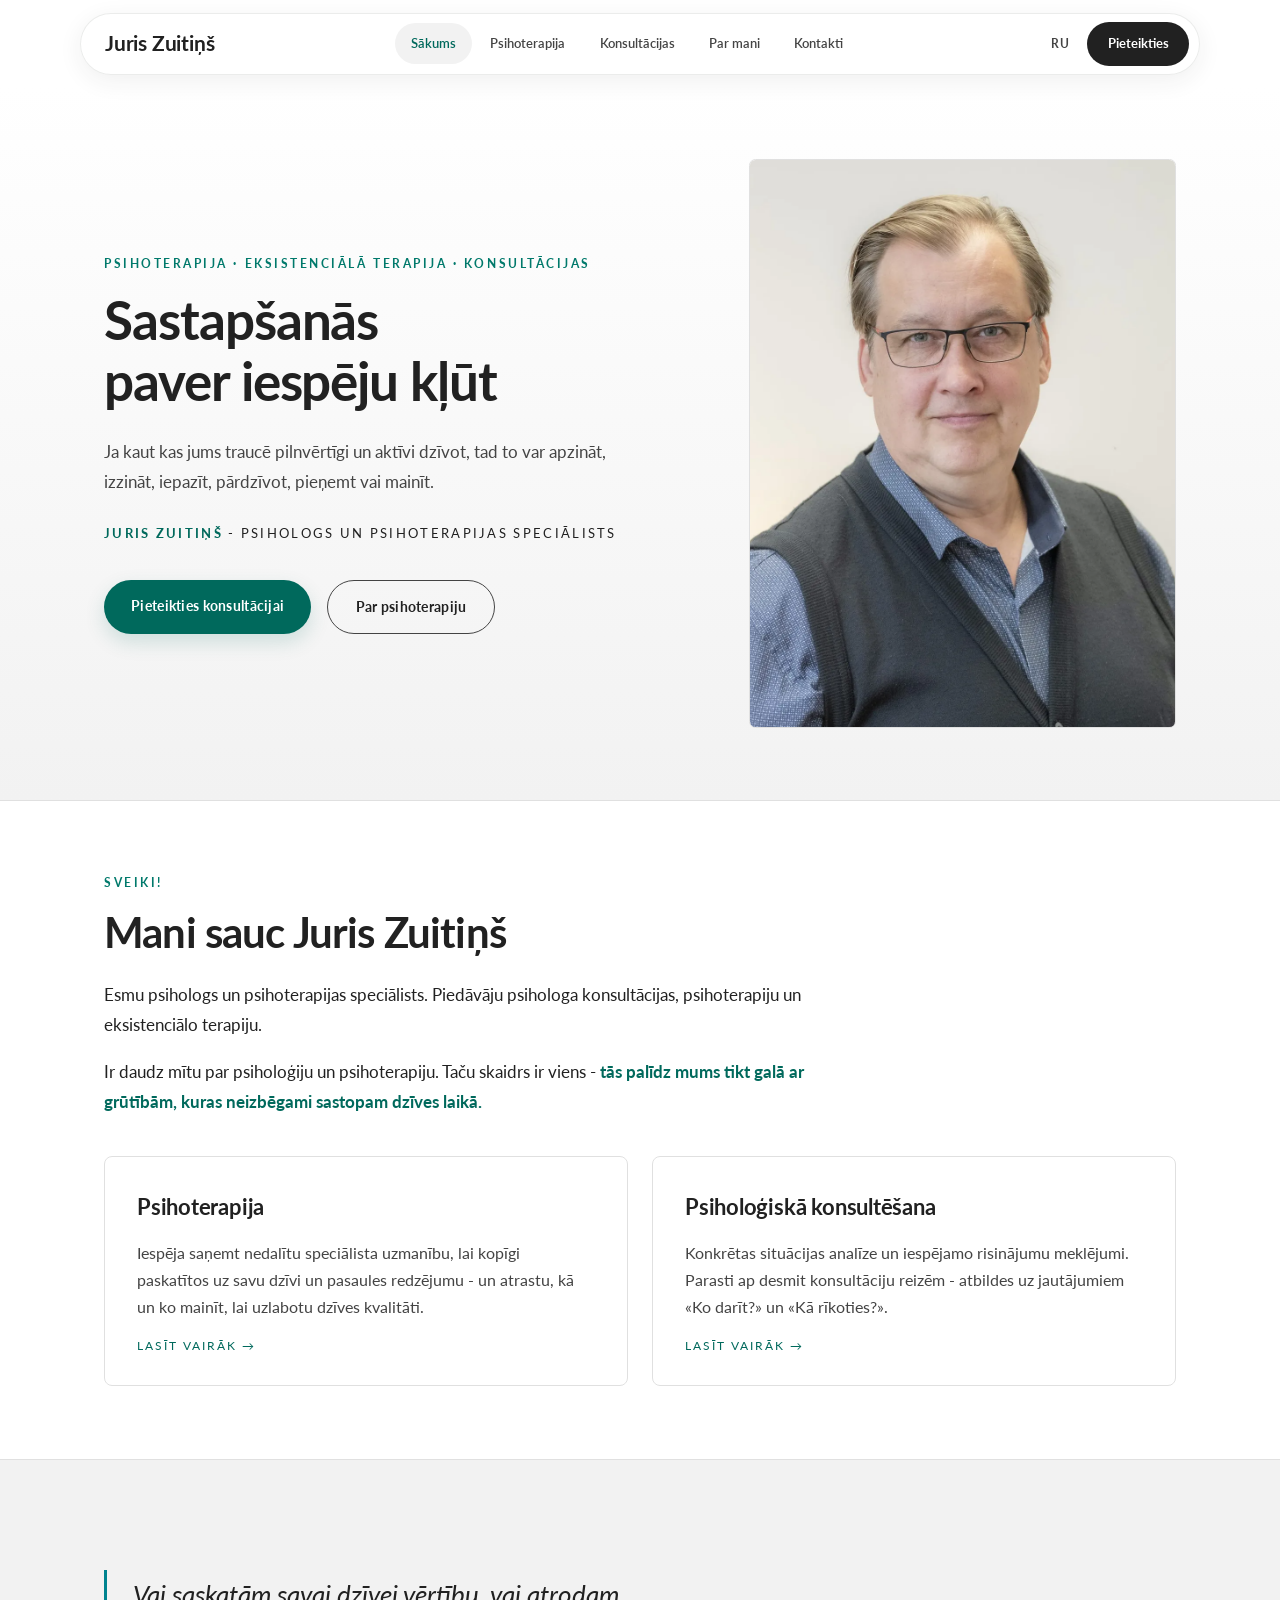
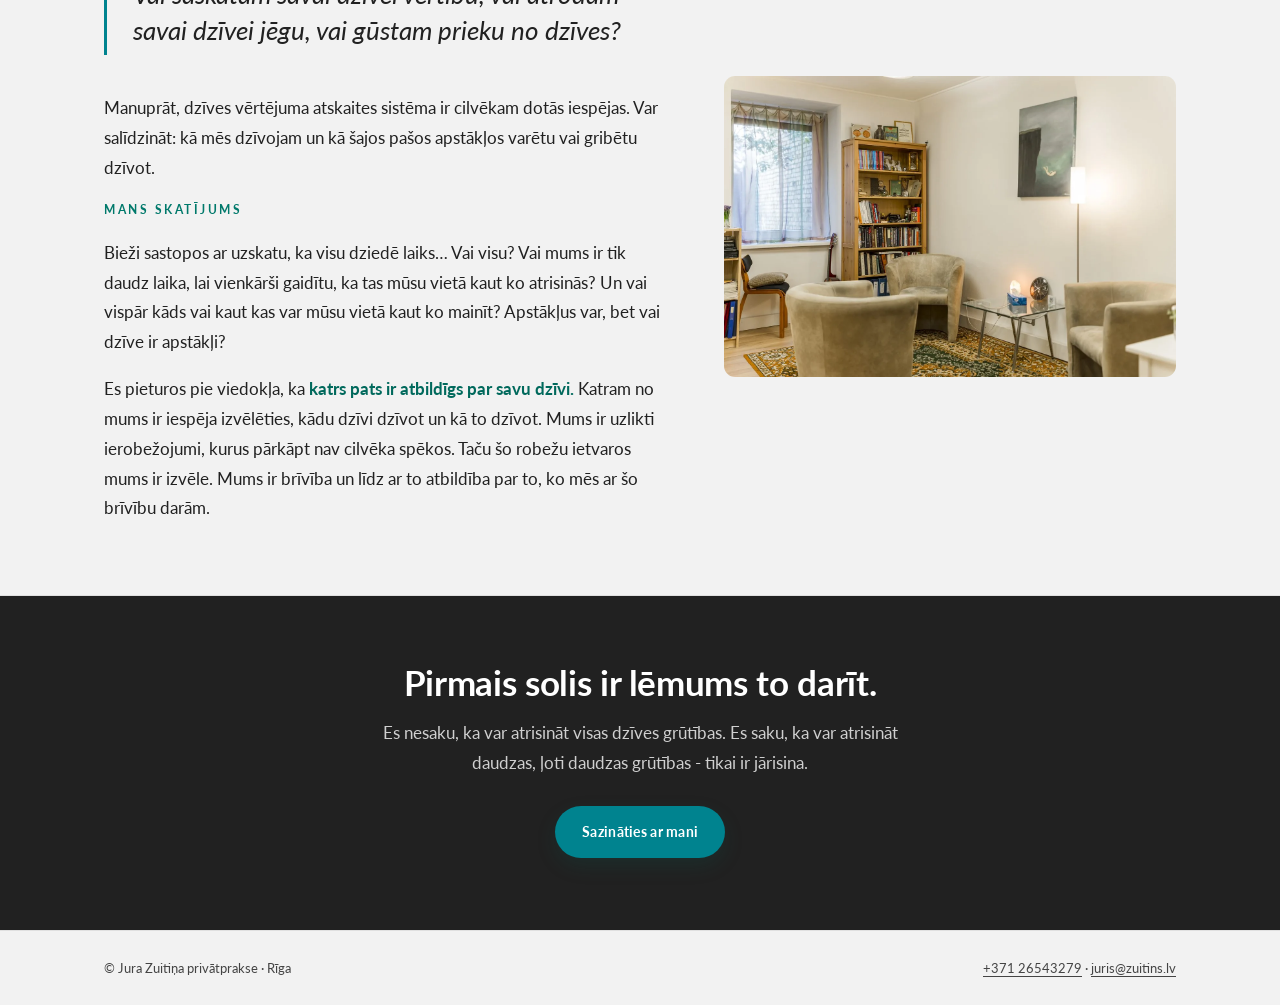
<file: index.html>
<!DOCTYPE html>
<html lang="lv">
<head>
<meta charset="utf-8">
<meta name="google-site-verification" content="XXCaIYlboVbFOR7EADC9bK-HJrAyD-5YtZE_qyeaj84">
<script>document.documentElement.classList.add('js')</script>
<meta name="viewport" content="width=device-width, initial-scale=1">
<meta name="build" content="BUILD_SHA">
<title>Jura Zuitiņa privātprakse - psihoterapija un psihologa konsultācijas Rīgā</title>
<meta name="description" content="Juris Zuitiņš - psihologs un sertificēts psihoterapijas speciālists. Eksistenciālā terapija, psihoterapija un psiholoģiskā konsultēšana Rīgā, privātpraksē kopš 2008. gada.">
<link rel="canonical" href="https://zuitins.lv/">
<meta property="og:type" content="website">
<meta property="og:title" content="Jura Zuitiņa privātprakse - psihoterapija un psihologa konsultācijas Rīgā">
<meta property="og:description" content="Juris Zuitiņš - psihologs un sertificēts psihoterapijas speciālists. Eksistenciālā terapija, psihoterapija un psiholoģiskā konsultēšana Rīgā, privātpraksē kopš 2008. gada.">
<meta property="og:url" content="https://zuitins.lv/">
<meta property="og:image" content="https://zuitins.lv/assets/img/portrets2.jpg">
<meta property="og:locale" content="lv_LV">
<link rel="alternate" hreflang="ru" href="ru/">
<link rel="icon" href="data:image/svg+xml,%3Csvg xmlns='http://www.w3.org/2000/svg' viewBox='0 0 32 32'%3E%3Crect width='32' height='32' rx='6' fill='%2300838f'/%3E%3Ctext x='16' y='23' font-family='Georgia' font-size='20' font-style='italic' fill='%23f4f3ee' text-anchor='middle'%3EZ%3C/text%3E%3C/svg%3E">
<link rel="preconnect" href="https://fonts.googleapis.com">
<link rel="preconnect" href="https://fonts.gstatic.com" crossorigin>
<link href="https://fonts.googleapis.com/css2?family=Lato:ital,wght@0,300;0,400;0,700;1,400&display=swap" rel="stylesheet">
<link rel="stylesheet" href="assets/css/style.css?v=BUILD_SHA">
</head>
<body>

<header class="site-head">
  <div class="navbar">
    <a class="brand" href="./">Juris Zuitiņš</a>
    <nav class="nav" id="nav" aria-label="Galvenā izvēlne">
      <a href="./" aria-current="page">Sākums</a>
      <a href="psihoterapija.html">Psihoterapija</a>
      <a href="konsultacijas.html">Konsultācijas</a>
      <a href="par-mani.html">Par mani</a>
      <a href="kontakti.html">Kontakti</a>
    </nav>
    <div class="nav-actions">
      <a class="lang" href="ru/" lang="ru" hreflang="ru">RU</a>
      <a class="btn-nav" href="kontakti.html">Pieteikties</a>
      <button class="menu-btn" aria-expanded="false" aria-controls="nav" aria-label="Izvēlne"><span></span><span></span></button>
    </div>
  </div>
</header>

<section class="hero">
  <div class="wrap">
    <div>
      <p class="eyebrow">Psihoterapija · Eksistenciālā terapija · Konsultācijas</p>
      <h1 class="hero-q">Sastapšanās paver iespēju kļūt</h1>
      <p class="hero-sub">Ja kaut kas jums traucē pilnvērtīgi un aktīvi dzīvot, tad to var apzināt, izzināt, iepazīt, pārdzīvot, pieņemt vai mainīt.</p>
      <p class="hero-name"><b>Juris Zuitiņš</b> - psihologs un psihoterapijas speciālists</p>
      <div class="hero-cta">
        <a class="btn btn-solid" href="kontakti.html">Pieteikties konsultācijai</a>
        <a class="btn btn-ghost" href="psihoterapija.html">Par psihoterapiju</a>
      </div>
    </div>
    <figure class="hero-figure">
      <picture>
        <source type="image/webp" srcset="assets/img/portrets2.webp">
        <img src="assets/img/portrets2.jpg" alt="Juris Zuitiņš - psihologs un psihoterapijas speciālists" width="1000" height="1292" fetchpriority="high">
      </picture>
    </figure>
  </div>
</section>

<section class="section">
  <div class="wrap reveal">
    <p class="eyebrow">Sveiki!</p>
    <h2 class="section-title">Mani sauc Juris Zuitiņš</h2>
    <div class="prose">
      <p>Esmu psihologs un psihoterapijas speciālists. Piedāvāju psihologa konsultācijas, psihoterapiju un eksistenciālo terapiju.</p>
      <p>Ir daudz mītu par psiholoģiju un psihoterapiju. Taču skaidrs ir viens - <strong>tās palīdz mums tikt galā ar grūtībām, kuras neizbēgami sastopam dzīves laikā.</strong></p>
    </div>
    <div class="cards">
      <a class="card" href="psihoterapija.html">
        <h3>Psihoterapija</h3>
        <p>Iespēja saņemt nedalītu speciālista uzmanību, lai kopīgi paskatītos uz savu dzīvi un pasaules redzējumu - un atrastu, kā un ko mainīt, lai uzlabotu dzīves kvalitāti.</p>
        <span class="more">Lasīt vairāk →</span>
      </a>
      <a class="card" href="konsultacijas.html">
        <h3>Psiholoģiskā konsultēšana</h3>
        <p>Konkrētas situācijas analīze un iespējamo risinājumu meklējumi. Parasti ap desmit konsultāciju reizēm - atbildes uz jautājumiem «Ko darīt?» un «Kā rīkoties?».</p>
        <span class="more">Lasīt vairāk →</span>
      </a>
    </div>
  </div>
</section>

<section class="section tint">
  <div class="wrap two-col two-col--consult reveal">
    <div>
      <div class="pull-q">Vai saskatām savai dzīvei vērtību, vai atrodam savai dzīvei jēgu, vai gūstam prieku no dzīves?</div>
      <div class="prose">
        <p>Manuprāt, dzīves vērtējuma atskaites sistēma ir cilvēkam dotās iespējas. Var salīdzināt: kā mēs dzīvojam un kā šajos pašos apstākļos varētu vai gribētu dzīvot.</p>
        <p class="eyebrow">Mans skatījums</p>
        <p>Bieži sastopos ar uzskatu, ka visu dziedē laiks… Vai visu? Vai mums ir tik daudz laika, lai vienkārši gaidītu, ka tas mūsu vietā kaut ko atrisinās? Un vai vispār kāds vai kaut kas var mūsu vietā kaut ko mainīt? Apstākļus var, bet vai dzīve ir apstākļi?</p>
        <p>Es pieturos pie viedokļa, ka <strong>katrs pats ir atbildīgs par savu dzīvi.</strong> Katram no mums ir iespēja izvēlēties, kādu dzīvi dzīvot un kā to dzīvot. Mums ir uzlikti ierobežojumi, kurus pārkāpt nav cilvēka spēkos. Taču šo robežu ietvaros mums ir izvēle. Mums ir brīvība un līdz ar to atbildība par to, ko mēs ar šo brīvību darām.</p>
      </div>
    </div>
    <figure class="fig">
      <picture>
        <source type="image/webp" srcset="assets/img/kabinets3.webp">
        <img class="zoomable" src="assets/img/kabinets3.jpg" alt="Prakses kabinets - grāmatplaukts un krēsli sarunai" loading="lazy" width="1400" height="933">
      </picture>
    </figure>
  </div>
</section>

<section class="cta-strip">
  <div class="wrap reveal">
    <h2>Pirmais solis ir lēmums to darīt.</h2>
    <p>Es nesaku, ka var atrisināt visas dzīves grūtības. Es saku, ka var atrisināt daudzas, ļoti daudzas grūtības - tikai ir jārisina.</p>
    <a class="btn btn-solid" href="kontakti.html">Sazināties ar mani</a>
  </div>
</section>

<footer class="site-foot">
  <div class="wrap">
    <span>© Jura Zuitiņa privātprakse · Rīga</span>
    <span><a href="tel:+37126543279">+371 26543279</a> · <a href="mailto:juris@zuitins.lv">juris@zuitins.lv</a></span>
  </div>
</footer>

<script src="assets/js/main.js?v=BUILD_SHA"></script>
</body>
</html>
</file>
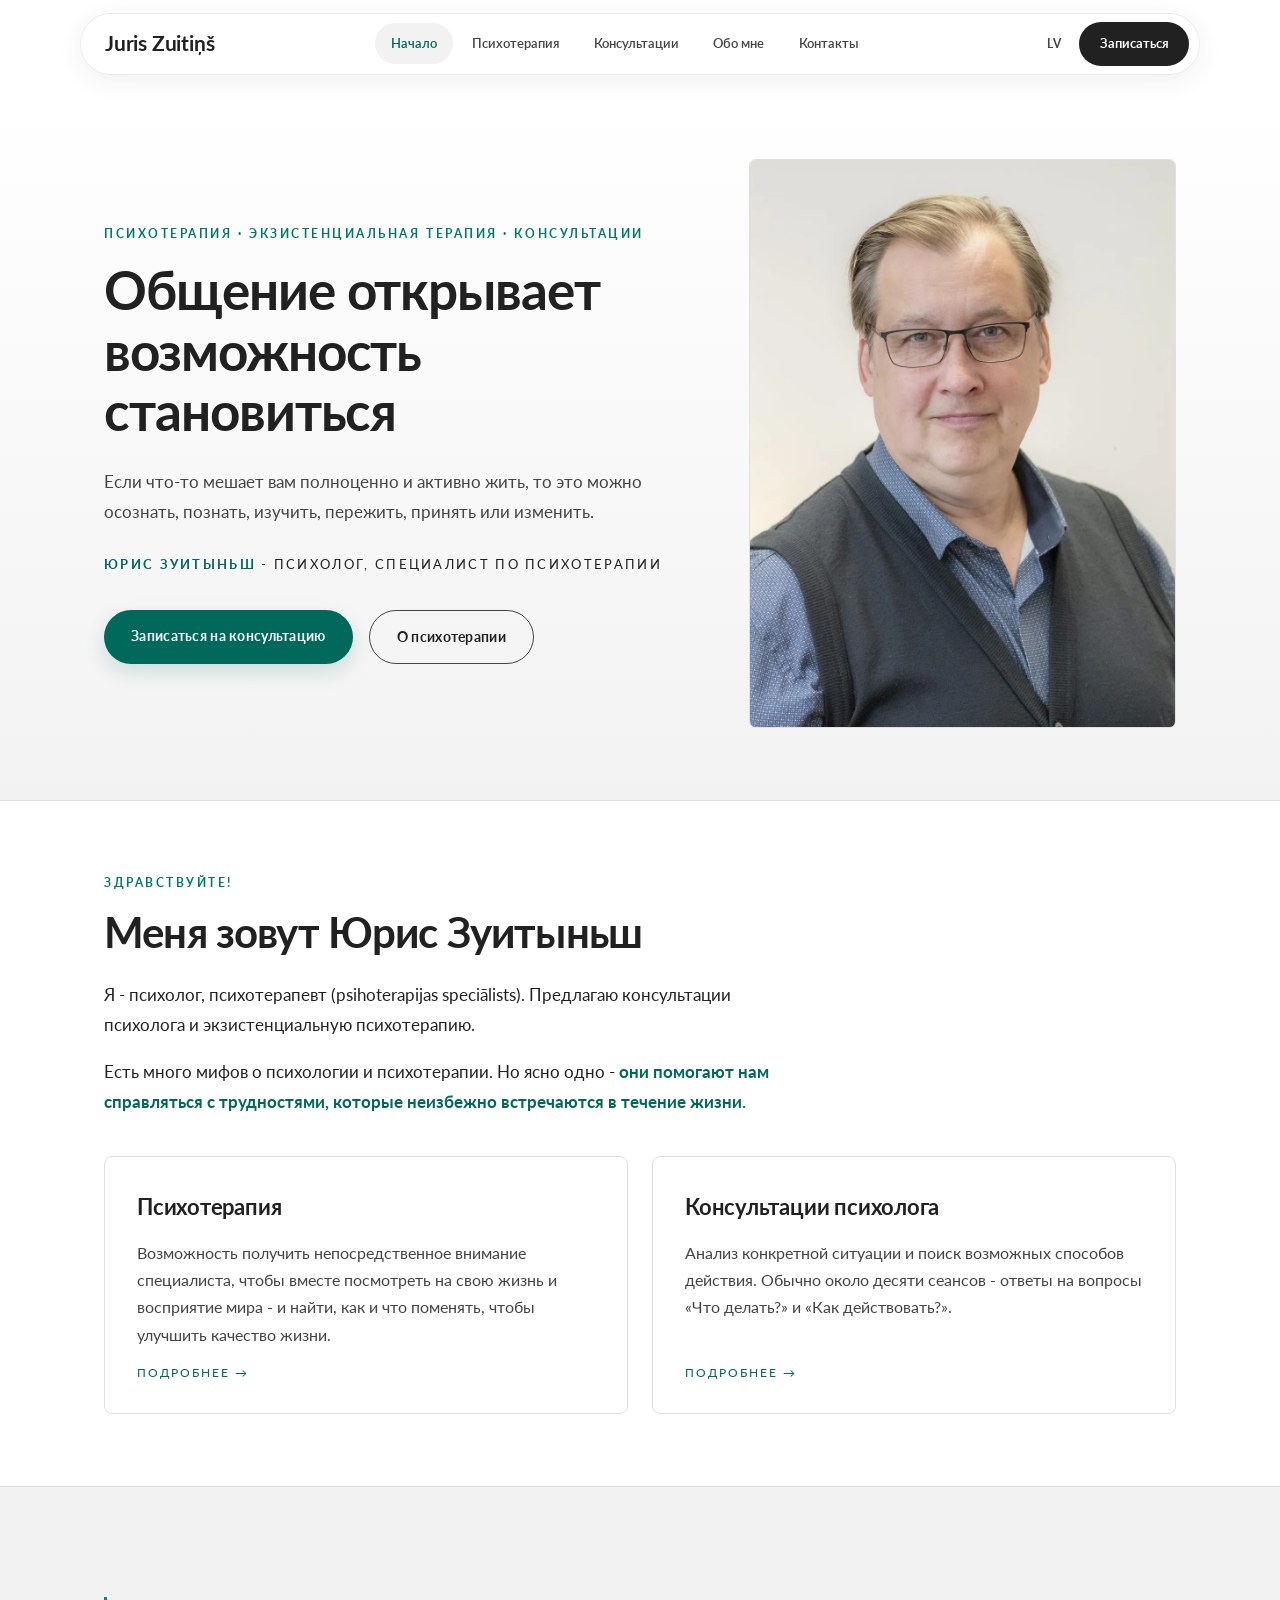
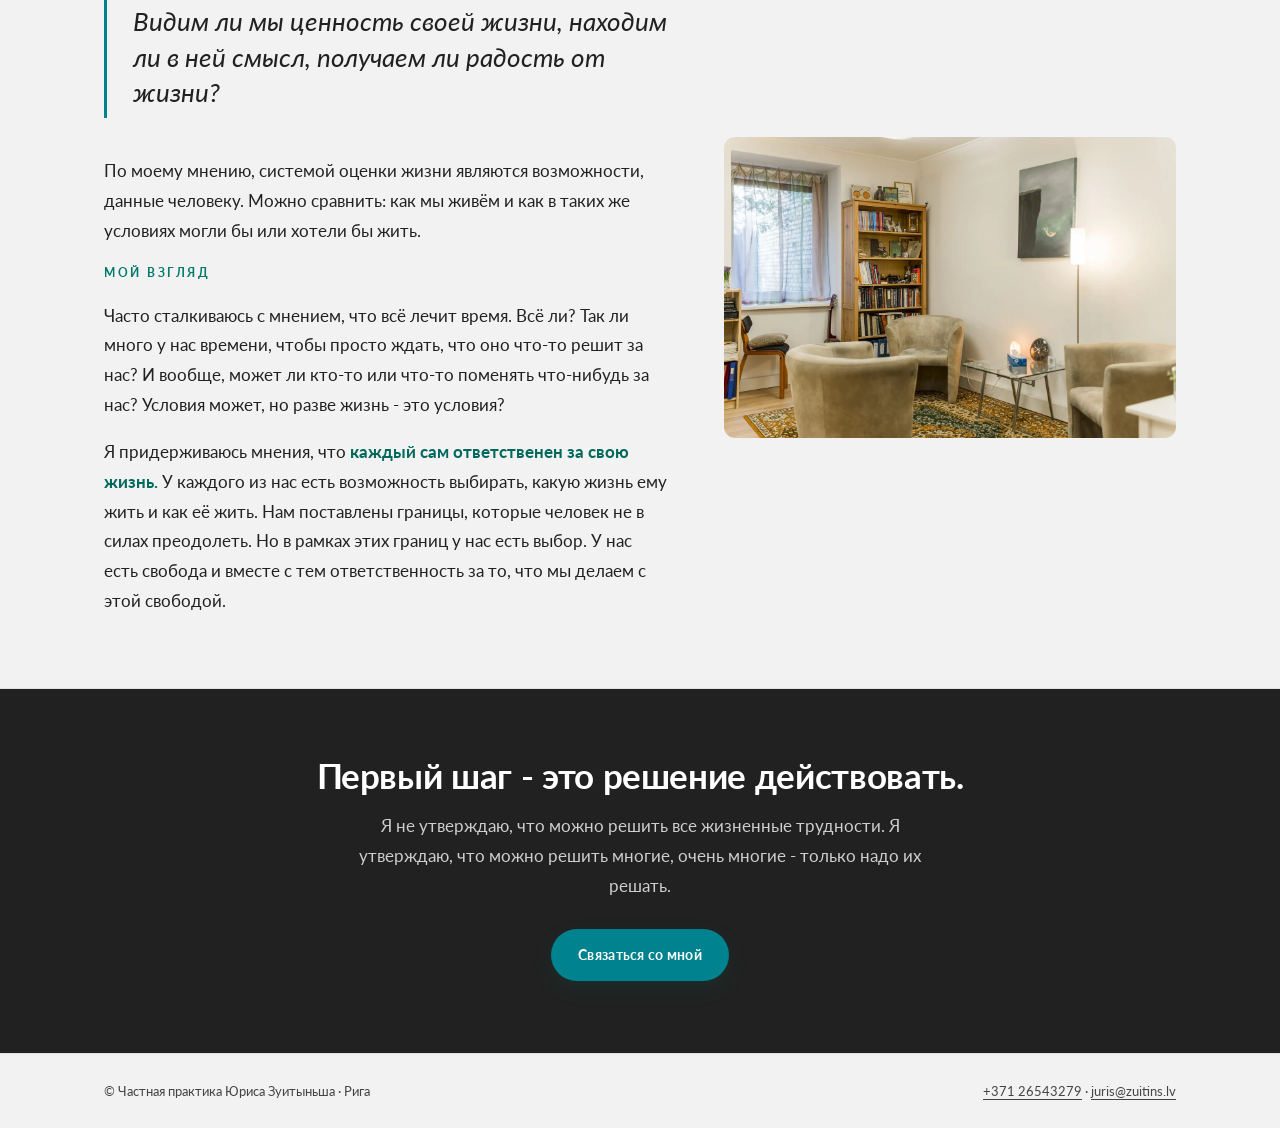
<file: ru/index.html>
<!DOCTYPE html>
<html lang="ru">
<head>
<meta charset="utf-8">
<script>document.documentElement.classList.add('js')</script>
<meta name="viewport" content="width=device-width, initial-scale=1">
<title>Частная практика Юриса Зуитыньша - психотерапия и консультации психолога в Риге</title>
<meta name="description" content="Юрис Зуитыньш - психолог и сертифицированный специалист по психотерапии. Экзистенциальная терапия и консультации психолога в Риге, частная практика с 2008 года.">
<link rel="canonical" href="https://zuitins.lv/ru/">
<meta property="og:type" content="website">
<meta property="og:title" content="Частная практика Юриса Зуитыньша - психотерапия и консультации психолога в Риге">
<meta property="og:description" content="Юрис Зуитыньш - психолог и сертифицированный специалист по психотерапии. Экзистенциальная терапия и консультации психолога в Риге, частная практика с 2008 года.">
<meta property="og:url" content="https://zuitins.lv/ru/">
<meta property="og:image" content="https://zuitins.lv/assets/img/portrets2.jpg">
<meta property="og:locale" content="ru_RU">
<link rel="alternate" hreflang="lv" href="../">
<link rel="icon" href="data:image/svg+xml,%3Csvg xmlns='http://www.w3.org/2000/svg' viewBox='0 0 32 32'%3E%3Crect width='32' height='32' rx='6' fill='%2300838f'/%3E%3Ctext x='16' y='23' font-family='Georgia' font-size='20' font-style='italic' fill='%23f4f3ee' text-anchor='middle'%3EZ%3C/text%3E%3C/svg%3E">
<link rel="preconnect" href="https://fonts.googleapis.com">
<link rel="preconnect" href="https://fonts.gstatic.com" crossorigin>
<link href="https://fonts.googleapis.com/css2?family=Lato:ital,wght@0,300;0,400;0,700;1,400&family=Open+Sans:ital,wght@0,300;0,400;0,700;1,400&display=swap" rel="stylesheet">
<link rel="stylesheet" href="../assets/css/style.css?v=BUILD_SHA">
</head>
<body>

<header class="site-head">
  <div class="navbar">
    <a class="brand" href="./">Juris Zuitiņš</a>
    <nav class="nav" id="nav" aria-label="Главное меню">
      <a href="./" aria-current="page">Начало</a>
      <a href="psihoterapija.html">Психотерапия</a>
      <a href="konsultacijas.html">Консультации</a>
      <a href="par-mani.html">Обо мне</a>
      <a href="kontakti.html">Контакты</a>
    </nav>
    <div class="nav-actions">
      <a class="lang" href="../" lang="lv" hreflang="lv">LV</a>
      <a class="btn-nav" href="kontakti.html">Записаться</a>
      <button class="menu-btn" aria-expanded="false" aria-controls="nav" aria-label="Меню"><span></span><span></span></button>
    </div>
  </div>
</header>

<section class="hero">
  <div class="wrap">
    <div>
      <p class="eyebrow">Психотерапия · Экзистенциальная терапия · Консультации</p>
      <h1 class="hero-q">Общение открывает возможность становиться</h1>
      <p class="hero-sub">Если что-то мешает вам полноценно и активно жить, то это можно осознать, познать, изучить, пережить, принять или изменить.</p>
      <p class="hero-name"><b>Юрис Зуитыньш</b> - психолог, специалист по психотерапии</p>
      <div class="hero-cta">
        <a class="btn btn-solid" href="kontakti.html">Записаться на консультацию</a>
        <a class="btn btn-ghost" href="psihoterapija.html">О психотерапии</a>
      </div>
    </div>
    <figure class="hero-figure">
      <picture>
        <source type="image/webp" srcset="../assets/img/portrets2.webp">
        <img src="../assets/img/portrets2.jpg" alt="Юрис Зуитыньш - психолог и специалист по психотерапии" width="1000" height="1292" fetchpriority="high">
      </picture>
    </figure>
  </div>
</section>

<section class="section">
  <div class="wrap reveal">
    <p class="eyebrow">Здравствуйте!</p>
    <h2 class="section-title">Меня зовут Юрис Зуитыньш</h2>
    <div class="prose">
      <p>Я - психолог, психотерапевт (psihoterapijas speciālists). Предлагаю консультации психолога и экзистенциальную психотерапию.</p>
      <p>Есть много мифов о психологии и психотерапии. Но ясно одно - <strong>они помогают нам справляться с трудностями, которые неизбежно встречаются в течение жизни.</strong></p>
    </div>
    <div class="cards">
      <a class="card" href="psihoterapija.html">
        <h3>Психотерапия</h3>
        <p>Возможность получить непосредственное внимание специалиста, чтобы вместе посмотреть на свою жизнь и восприятие мира - и найти, как и что поменять, чтобы улучшить качество жизни.</p>
        <span class="more">Подробнее →</span>
      </a>
      <a class="card" href="konsultacijas.html">
        <h3>Консультации психолога</h3>
        <p>Анализ конкретной ситуации и поиск возможных способов действия. Обычно около десяти сеансов - ответы на вопросы «Что делать?» и «Как действовать?».</p>
        <span class="more">Подробнее →</span>
      </a>
    </div>
  </div>
</section>

<section class="section tint">
  <div class="wrap two-col two-col--consult reveal">
    <div>
      <div class="pull-q">Видим ли мы ценность своей жизни, находим ли в ней смысл, получаем ли радость от жизни?</div>
      <div class="prose">
        <p>По моему мнению, системой оценки жизни являются возможности, данные человеку. Можно сравнить: как мы живём и как в таких же условиях могли бы или хотели бы жить.</p>
        <p class="eyebrow">Мой взгляд</p>
        <p>Часто сталкиваюсь с мнением, что всё лечит время. Всё ли? Так ли много у нас времени, чтобы просто ждать, что оно что-то решит за нас? И вообще, может ли кто-то или что-то поменять что-нибудь за нас? Условия может, но разве жизнь - это условия?</p>
        <p>Я придерживаюсь мнения, что <strong>каждый сам ответственен за свою жизнь.</strong> У каждого из нас есть возможность выбирать, какую жизнь ему жить и как её жить. Нам поставлены границы, которые человек не в силах преодолеть. Но в рамках этих границ у нас есть выбор. У нас есть свобода и вместе с тем ответственность за то, что мы делаем с этой свободой.</p>
      </div>
    </div>
    <figure class="fig">
      <picture>
        <source type="image/webp" srcset="../assets/img/kabinets3.webp">
        <img class="zoomable" src="../assets/img/kabinets3.jpg" alt="Кабинет практики - книжный шкаф и кресла для беседы" loading="lazy" width="1400" height="933">
      </picture>
    </figure>
  </div>
</section>

<section class="cta-strip">
  <div class="wrap reveal">
    <h2>Первый шаг - это решение действовать.</h2>
    <p>Я не утверждаю, что можно решить все жизненные трудности. Я утверждаю, что можно решить многие, очень многие - только надо их решать.</p>
    <a class="btn btn-solid" href="kontakti.html">Связаться со мной</a>
  </div>
</section>

<footer class="site-foot">
  <div class="wrap">
    <span>© Частная практика Юриса Зуитыньша · Рига</span>
    <span><a href="tel:+37126543279">+371 26543279</a> · <a href="mailto:juris@zuitins.lv">juris@zuitins.lv</a></span>
  </div>
</footer>

<script src="../assets/js/main.js?v=BUILD_SHA"></script>
</body>
</html>
</file>
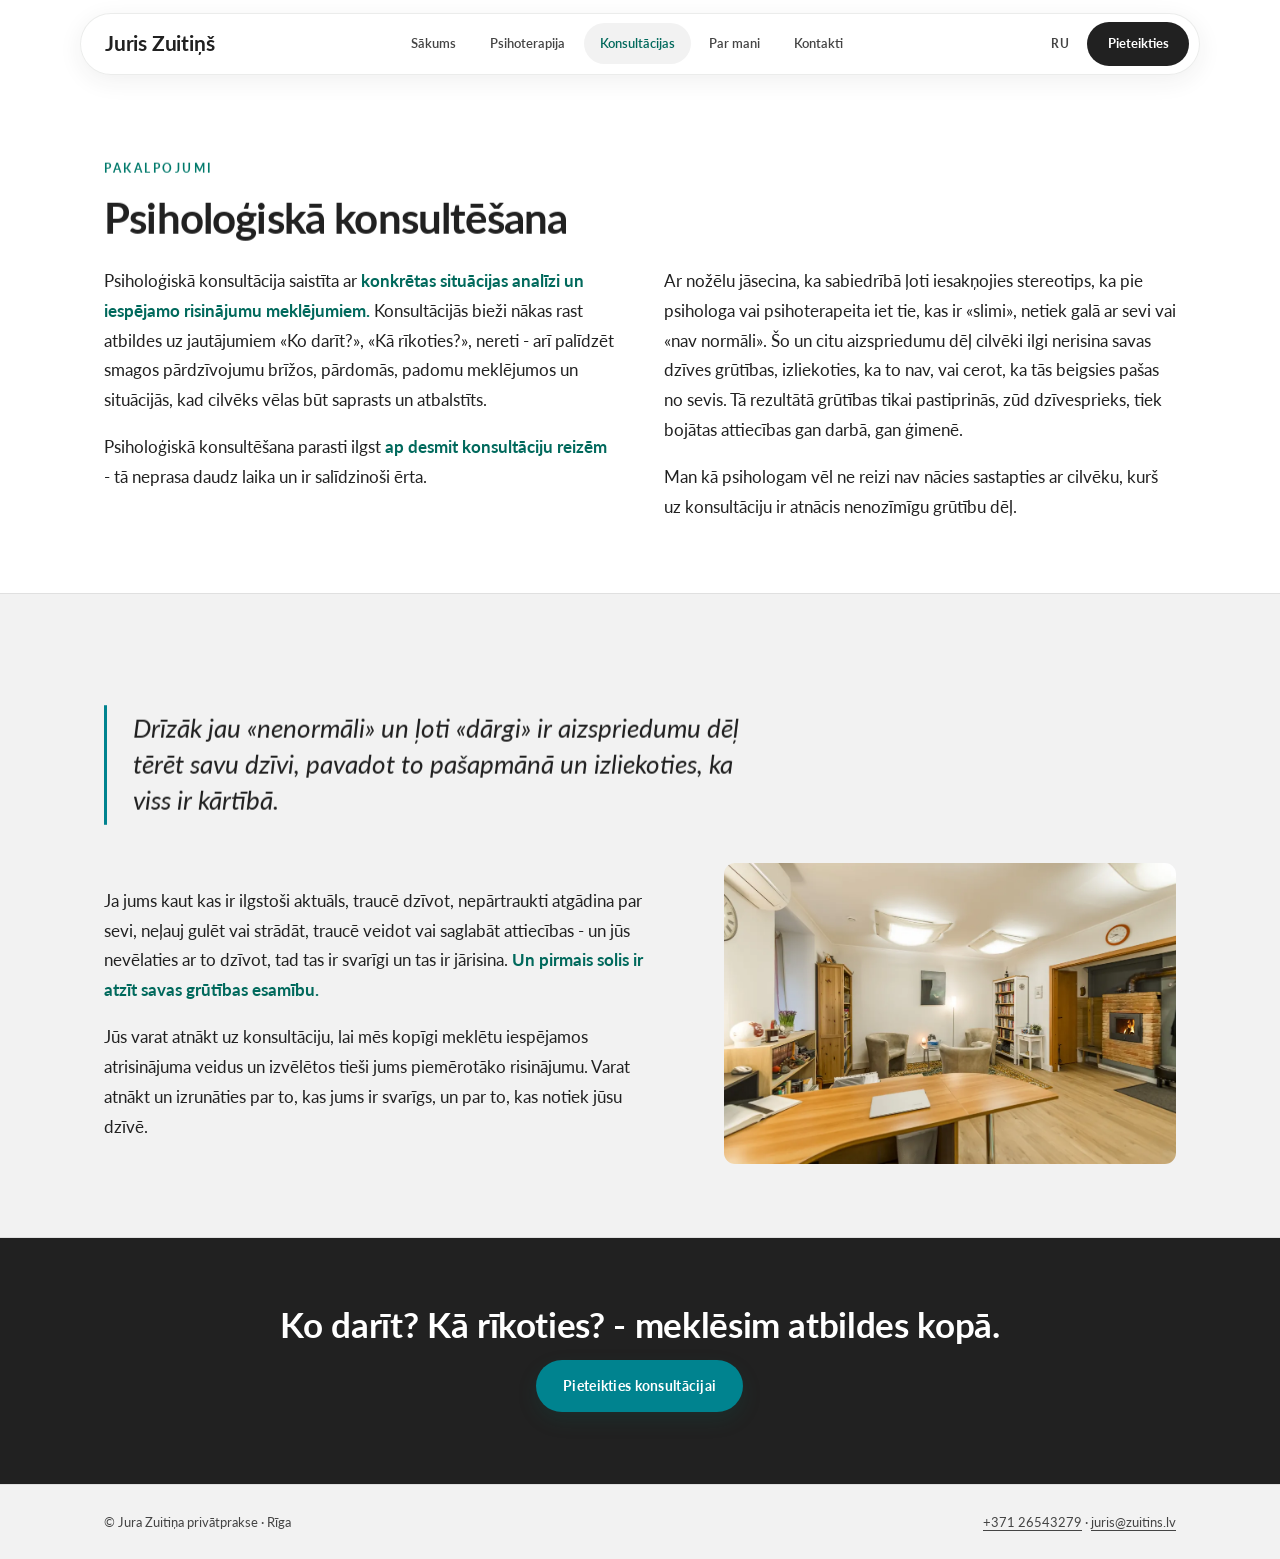
<file: konsultacijas.html>
<!DOCTYPE html>
<html lang="lv">
<head>
<meta charset="utf-8">
<script>document.documentElement.classList.add('js')</script>
<meta name="viewport" content="width=device-width, initial-scale=1">
<title>Psiholoģiskā konsultēšana - Jura Zuitiņa privātprakse</title>
<meta name="description" content="Psiholoģiskā konsultēšana Rīgā: konkrētas situācijas analīze un risinājumu meklējumi. Parasti ap desmit konsultāciju reizēm. Juris Zuitiņš, psihologs.">
<link rel="canonical" href="https://zuitins.lv/konsultacijas.html">
<meta property="og:type" content="website">
<meta property="og:title" content="Psiholoģiskā konsultēšana - Jura Zuitiņa privātprakse">
<meta property="og:description" content="Psiholoģiskā konsultēšana Rīgā: konkrētas situācijas analīze un risinājumu meklējumi. Parasti ap desmit konsultāciju reizēm. Juris Zuitiņš, psihologs.">
<meta property="og:url" content="https://zuitins.lv/konsultacijas.html">
<meta property="og:image" content="https://zuitins.lv/assets/img/portrets.jpg">
<meta property="og:locale" content="lv_LV">
<link rel="alternate" hreflang="ru" href="ru/konsultacijas.html">
<link rel="icon" href="data:image/svg+xml,%3Csvg xmlns='http://www.w3.org/2000/svg' viewBox='0 0 32 32'%3E%3Crect width='32' height='32' rx='6' fill='%2300838f'/%3E%3Ctext x='16' y='23' font-family='Georgia' font-size='20' font-style='italic' fill='%23f4f3ee' text-anchor='middle'%3EZ%3C/text%3E%3C/svg%3E">
<link rel="preconnect" href="https://fonts.googleapis.com">
<link rel="preconnect" href="https://fonts.gstatic.com" crossorigin>
<link href="https://fonts.googleapis.com/css2?family=Lato:ital,wght@0,300;0,400;0,700;1,400&display=swap" rel="stylesheet">
<link rel="stylesheet" href="assets/css/style.css?v=BUILD_SHA">
</head>
<body>

<header class="site-head">
  <div class="navbar">
    <a class="brand" href="./">Juris Zuitiņš</a>
    <nav class="nav" id="nav" aria-label="Galvenā izvēlne">
      <a href="./">Sākums</a>
      <a href="psihoterapija.html">Psihoterapija</a>
      <a href="konsultacijas.html" aria-current="page">Konsultācijas</a>
      <a href="par-mani.html">Par mani</a>
      <a href="kontakti.html">Kontakti</a>
    </nav>
    <div class="nav-actions">
      <a class="lang" href="ru/konsultacijas.html" lang="ru" hreflang="ru">RU</a>
      <a class="btn-nav" href="kontakti.html">Pieteikties</a>
      <button class="menu-btn" aria-expanded="false" aria-controls="nav" aria-label="Izvēlne"><span></span><span></span></button>
    </div>
  </div>
</header>

<section class="section">
  <div class="wrap">
    <p class="eyebrow">Pakalpojumi</p>
    <h1 class="page-title">Psiholoģiskā konsultēšana</h1>
    <div class="two-col">
      <div class="prose">
        <p>Psiholoģiskā konsultācija saistīta ar <strong>konkrētas situācijas analīzi un iespējamo risinājumu meklējumiem.</strong> Konsultācijās bieži nākas rast atbildes uz jautājumiem «Ko darīt?», «Kā rīkoties?», nereti - arī palīdzēt smagos pārdzīvojumu brīžos, pārdomās, padomu meklējumos un situācijās, kad cilvēks vēlas būt saprasts un atbalstīts.</p>
        <p>Psiholoģiskā konsultēšana parasti ilgst <strong>ap desmit konsultāciju reizēm</strong> - tā neprasa daudz laika un ir salīdzinoši ērta.</p>
      </div>
      <div class="prose">
        <p>Ar nožēlu jāsecina, ka sabiedrībā ļoti iesakņojies stereotips, ka pie psihologa vai psihoterapeita iet tie, kas ir «slimi», netiek galā ar sevi vai «nav normāli». Šo un citu aizspriedumu dēļ cilvēki ilgi nerisina savas dzīves grūtības, izliekoties, ka to nav, vai cerot, ka tās beigsies pašas no sevis. Tā rezultātā grūtības tikai pastiprinās, zūd dzīvesprieks, tiek bojātas attiecības gan darbā, gan ģimenē.</p>
        <p>Man kā psihologam vēl ne reizi nav nācies sastapties ar cilvēku, kurš uz konsultāciju ir atnācis nenozīmīgu grūtību dēļ.</p>
      </div>
    </div>
  </div>
</section>

<section class="section tint">
  <div class="wrap reveal">
    <div class="pull-q">Drīzāk jau «nenormāli» un ļoti «dārgi» ir aizspriedumu dēļ tērēt savu dzīvi, pavadot to pašapmānā un izliekoties, ka viss ir kārtībā.</div>
    <div class="two-col two-col--consult">
      <div class="prose">
        <p>Ja jums kaut kas ir ilgstoši aktuāls, traucē dzīvot, nepārtraukti atgādina par sevi, neļauj gulēt vai strādāt, traucē veidot vai saglabāt attiecības - un jūs nevēlaties ar to dzīvot, tad tas ir svarīgi un tas ir jārisina. <strong>Un pirmais solis ir atzīt savas grūtības esamību.</strong></p>
        <p>Jūs varat atnākt uz konsultāciju, lai mēs kopīgi meklētu iespējamos atrisinājuma veidus un izvēlētos tieši jums piemērotāko risinājumu. Varat atnākt un izrunāties par to, kas jums ir svarīgs, un par to, kas notiek jūsu dzīvē.</p>
      </div>
      <figure class="fig">
        <picture>
          <source type="image/webp" srcset="assets/img/kabinets-5.webp">
          <img class="zoomable" src="assets/img/kabinets-5.jpg" alt="Prakses kabinets - darbagalds un krēsli sarunai" loading="lazy" width="1100" height="733">
        </picture>
      </figure>
    </div>
  </div>
</section>

<section class="cta-strip">
  <div class="wrap reveal">
    <h2>Ko darīt? Kā rīkoties? - meklēsim atbildes kopā.</h2>
    <a class="btn btn-solid" href="kontakti.html">Pieteikties konsultācijai</a>
  </div>
</section>

<footer class="site-foot">
  <div class="wrap">
    <span>© Jura Zuitiņa privātprakse · Rīga</span>
    <span><a href="tel:+37126543279">+371 26543279</a> · <a href="mailto:juris@zuitins.lv">juris@zuitins.lv</a></span>
  </div>
</footer>

<script src="assets/js/main.js?v=BUILD_SHA"></script>
</body>
</html>
</file>
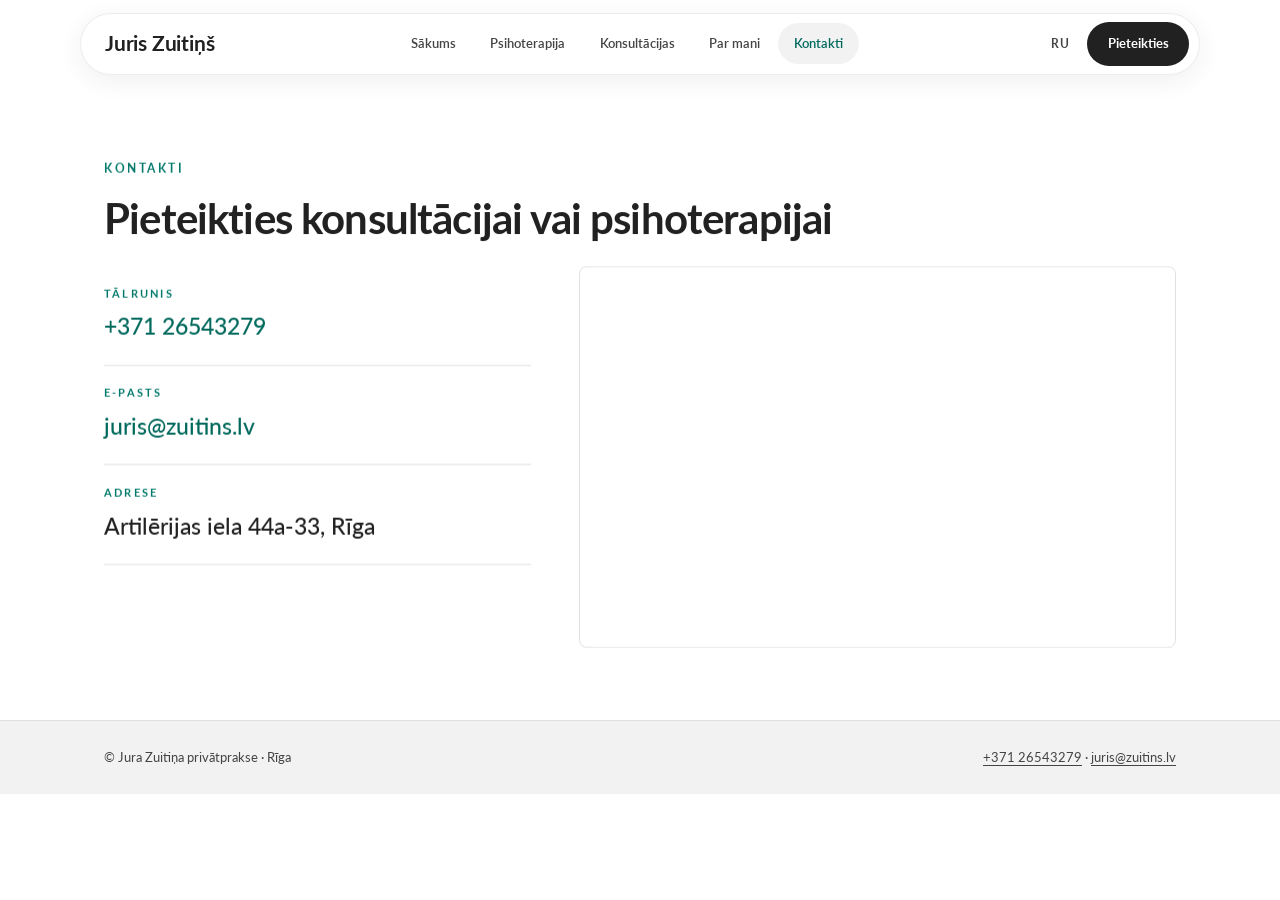
<file: kontakti.html>
<!DOCTYPE html>
<html lang="lv">
<head>
<meta charset="utf-8">
<script>document.documentElement.classList.add('js')</script>
<meta name="viewport" content="width=device-width, initial-scale=1">
<title>Kontakti - Jura Zuitiņa privātprakse, Artilērijas iela 44a, Rīga</title>
<meta name="description" content="Pieteikšanās psihoterapijai un konsultācijām: +371 26543279, juris@zuitins.lv. Artilērijas iela 44a-33, Rīga.">
<link rel="canonical" href="https://zuitins.lv/kontakti.html">
<meta property="og:type" content="website">
<meta property="og:title" content="Kontakti - Jura Zuitiņa privātprakse, Artilērijas iela 44a, Rīga">
<meta property="og:description" content="Pieteikšanās psihoterapijai un konsultācijām: +371 26543279, juris@zuitins.lv. Artilērijas iela 44a-33, Rīga.">
<meta property="og:url" content="https://zuitins.lv/kontakti.html">
<meta property="og:image" content="https://zuitins.lv/assets/img/portrets.jpg">
<meta property="og:locale" content="lv_LV">
<link rel="alternate" hreflang="ru" href="ru/kontakti.html">
<link rel="icon" href="data:image/svg+xml,%3Csvg xmlns='http://www.w3.org/2000/svg' viewBox='0 0 32 32'%3E%3Crect width='32' height='32' rx='6' fill='%2300838f'/%3E%3Ctext x='16' y='23' font-family='Georgia' font-size='20' font-style='italic' fill='%23f4f3ee' text-anchor='middle'%3EZ%3C/text%3E%3C/svg%3E">
<link rel="preconnect" href="https://fonts.googleapis.com">
<link rel="preconnect" href="https://fonts.gstatic.com" crossorigin>
<link href="https://fonts.googleapis.com/css2?family=Lato:ital,wght@0,300;0,400;0,700;1,400&display=swap" rel="stylesheet">
<link rel="stylesheet" href="assets/css/style.css?v=BUILD_SHA">
</head>
<body>

<header class="site-head">
  <div class="navbar">
    <a class="brand" href="./">Juris Zuitiņš</a>
    <nav class="nav" id="nav" aria-label="Galvenā izvēlne">
      <a href="./">Sākums</a>
      <a href="psihoterapija.html">Psihoterapija</a>
      <a href="konsultacijas.html">Konsultācijas</a>
      <a href="par-mani.html">Par mani</a>
      <a href="kontakti.html" aria-current="page">Kontakti</a>
    </nav>
    <div class="nav-actions">
      <a class="lang" href="ru/kontakti.html" lang="ru" hreflang="ru">RU</a>
      <a class="btn-nav" href="kontakti.html">Pieteikties</a>
      <button class="menu-btn" aria-expanded="false" aria-controls="nav" aria-label="Izvēlne"><span></span><span></span></button>
    </div>
  </div>
</header>

<section class="section">
  <div class="wrap">
    <p class="eyebrow">Kontakti</p>
    <h1 class="page-title">Pieteikties konsultācijai vai psihoterapijai</h1>
    <div class="contact-grid">
      <ul class="contact-list">
        <li>
          <span class="lbl">Tālrunis</span>
          <a href="tel:+37126543279">+371 26543279</a>
        </li>
        <li>
          <span class="lbl">E-pasts</span>
          <a href="mailto:juris@zuitins.lv">juris@zuitins.lv</a>
        </li>
        <li>
          <span class="lbl">Adrese</span>
          <span class="val">Artilērijas iela 44a-33, Rīga</span>
        </li>
      </ul>
      <div class="map">
        <iframe title="Karte - Artilērijas iela 44a, Rīga" src="https://www.google.com/maps?q=Artil%C4%93rijas%20iela%2044a,%20R%C4%ABga&ll=56.95666,24.14383&z=16&output=embed" loading="lazy" referrerpolicy="no-referrer-when-downgrade"></iframe>
      </div>
    </div>
  </div>
</section>

<footer class="site-foot">
  <div class="wrap">
    <span>© Jura Zuitiņa privātprakse · Rīga</span>
    <span><a href="tel:+37126543279">+371 26543279</a> · <a href="mailto:juris@zuitins.lv">juris@zuitins.lv</a></span>
  </div>
</footer>

<script src="assets/js/main.js?v=BUILD_SHA"></script>
</body>
</html>
</file>
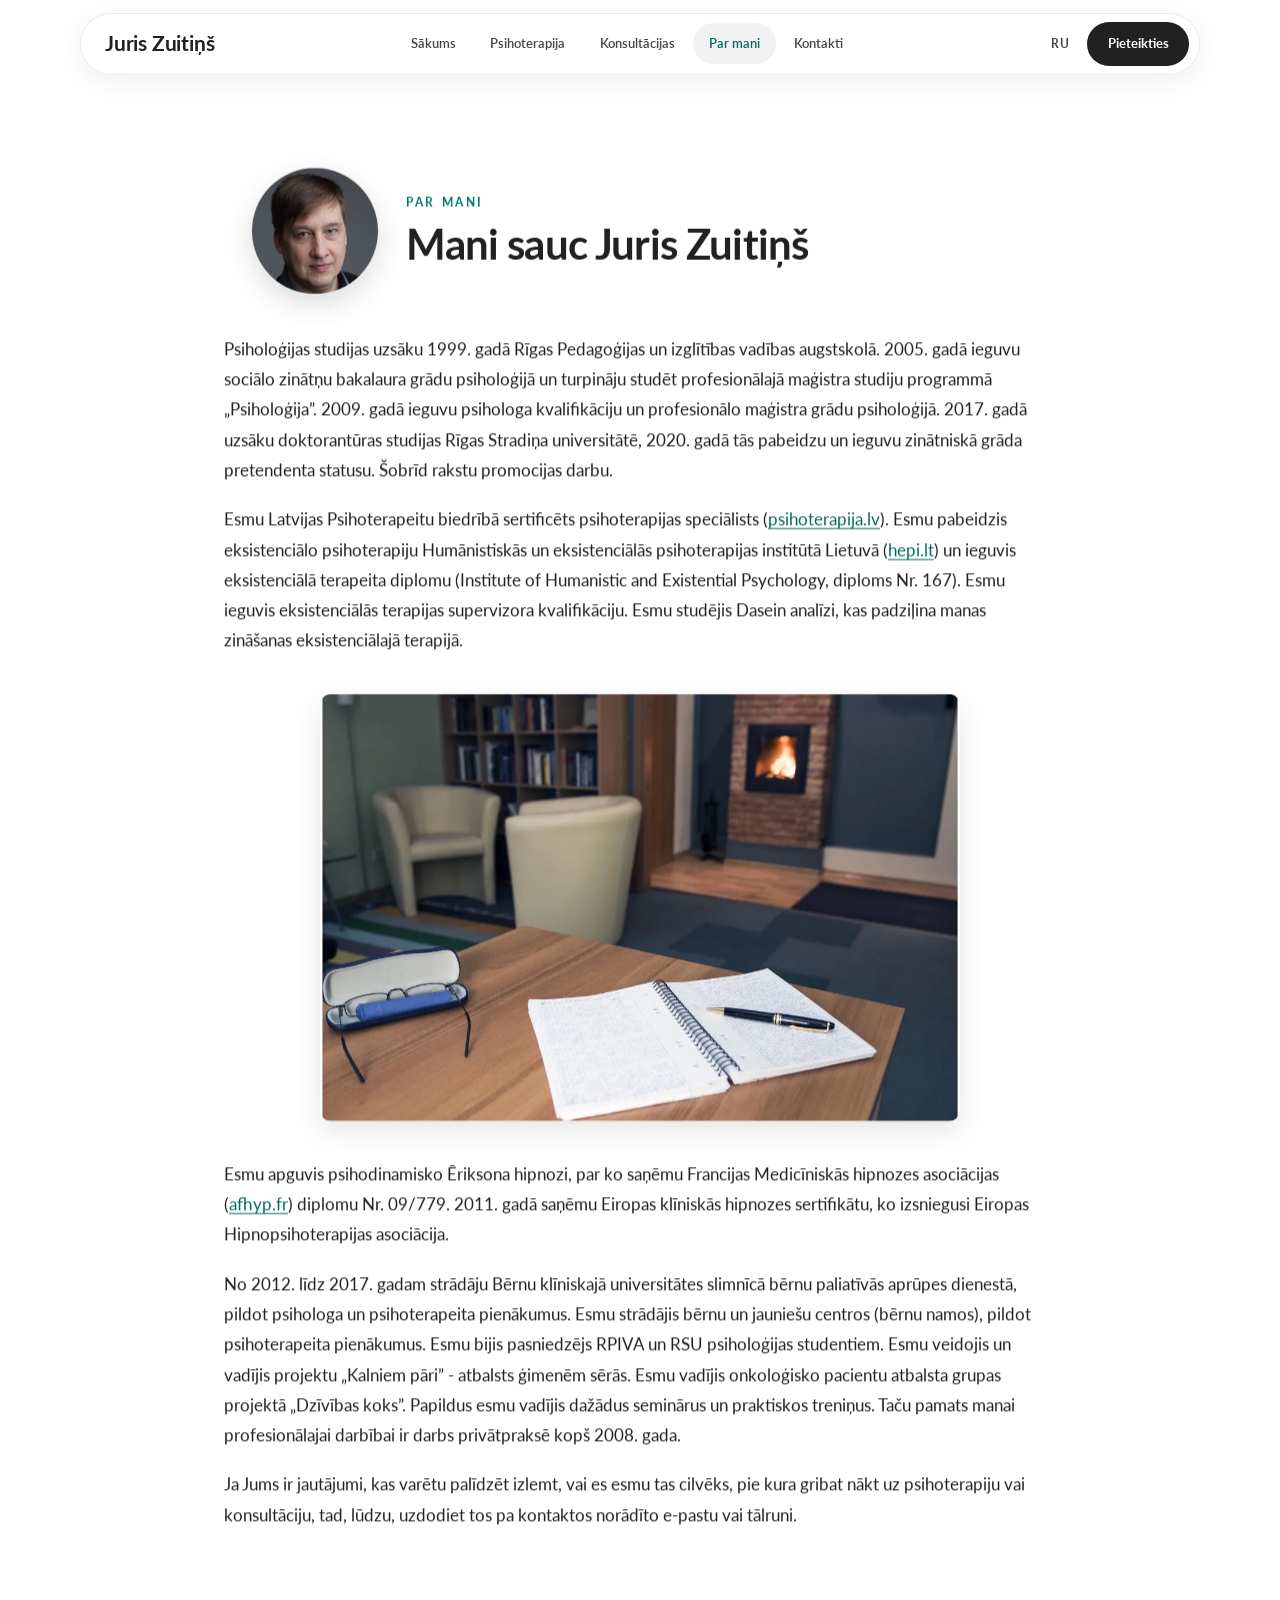
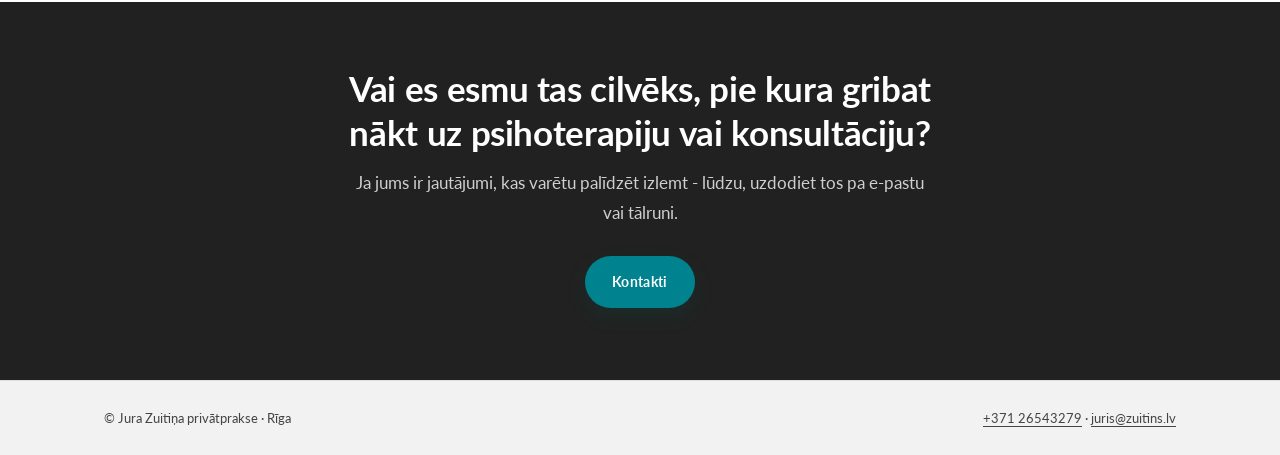
<file: par-mani.html>
<!DOCTYPE html>
<html lang="lv">
<head>
<meta charset="utf-8">
<script>document.documentElement.classList.add('js')</script>
<meta name="viewport" content="width=device-width, initial-scale=1">
<title>Par mani - Juris Zuitiņš, psihologs un psihoterapijas speciālists</title>
<meta name="description" content="Juris Zuitiņš: maģistra grāds psiholoģijā, sertificēts psihoterapijas speciālists, eksistenciālais terapeits un supervizors. Privātprakse kopš 2008. gada.">
<link rel="canonical" href="https://zuitins.lv/par-mani.html">
<meta property="og:type" content="website">
<meta property="og:title" content="Par mani - Juris Zuitiņš, psihologs un psihoterapijas speciālists">
<meta property="og:description" content="Juris Zuitiņš: maģistra grāds psiholoģijā, sertificēts psihoterapijas speciālists, eksistenciālais terapeits un supervizors. Privātprakse kopš 2008. gada.">
<meta property="og:url" content="https://zuitins.lv/par-mani.html">
<meta property="og:image" content="https://zuitins.lv/assets/img/portrets.jpg">
<meta property="og:locale" content="lv_LV">
<link rel="alternate" hreflang="ru" href="ru/par-mani.html">
<link rel="icon" href="data:image/svg+xml,%3Csvg xmlns='http://www.w3.org/2000/svg' viewBox='0 0 32 32'%3E%3Crect width='32' height='32' rx='6' fill='%2300838f'/%3E%3Ctext x='16' y='23' font-family='Georgia' font-size='20' font-style='italic' fill='%23f4f3ee' text-anchor='middle'%3EZ%3C/text%3E%3C/svg%3E">
<link rel="preconnect" href="https://fonts.googleapis.com">
<link rel="preconnect" href="https://fonts.gstatic.com" crossorigin>
<link href="https://fonts.googleapis.com/css2?family=Lato:ital,wght@0,300;0,400;0,700;1,400&display=swap" rel="stylesheet">
<link rel="stylesheet" href="assets/css/style.css?v=BUILD_SHA">
</head>
<body>

<header class="site-head">
  <div class="navbar">
    <a class="brand" href="./">Juris Zuitiņš</a>
    <nav class="nav" id="nav" aria-label="Galvenā izvēlne">
      <a href="./">Sākums</a>
      <a href="psihoterapija.html">Psihoterapija</a>
      <a href="konsultacijas.html">Konsultācijas</a>
      <a href="par-mani.html" aria-current="page">Par mani</a>
      <a href="kontakti.html">Kontakti</a>
    </nav>
    <div class="nav-actions">
      <a class="lang" href="ru/par-mani.html" lang="ru" hreflang="ru">RU</a>
      <a class="btn-nav" href="kontakti.html">Pieteikties</a>
      <button class="menu-btn" aria-expanded="false" aria-controls="nav" aria-label="Izvēlne"><span></span><span></span></button>
    </div>
  </div>
</header>

<section class="section">
  <div class="wrap">
    <div class="about-head">
      <picture>
        <source type="image/webp" srcset="assets/img/portrets-avatar.webp">
        <img class="about-avatar" src="assets/img/portrets-avatar.jpg" alt="Juris Zuitiņš - psihologs un psihoterapijas speciālists" width="400" height="600">
      </picture>
      <div>
        <p class="eyebrow">Par mani</p>
        <h1 class="page-title">Mani sauc Juris Zuitiņš</h1>
      </div>
    </div>
    <div class="about">
      <div class="prose about-text">
        <p>Psiholoģijas studijas uzsāku 1999. gadā Rīgas Pedagoģijas un izglītības vadības augstskolā. 2005. gadā ieguvu sociālo zinātņu bakalaura grādu psiholoģijā un turpināju studēt profesionālajā maģistra studiju programmā „Psiholoģija”. 2009. gadā ieguvu psihologa kvalifikāciju un profesionālo maģistra grādu psiholoģijā. 2017. gadā uzsāku doktorantūras studijas Rīgas Stradiņa universitātē, 2020. gadā tās pabeidzu un ieguvu zinātniskā grāda pretendenta statusu. Šobrīd rakstu promocijas darbu.</p>
        <p>Esmu Latvijas Psihoterapeitu biedrībā sertificēts psihoterapijas speciālists (<a href="https://www.psihoterapija.lv" rel="noopener">psihoterapija.lv</a>). Esmu pabeidzis eksistenciālo psihoterapiju Humānistiskās un eksistenciālās psihoterapijas institūtā Lietuvā (<a href="https://www.hepi.lt" rel="noopener">hepi.lt</a>) un ieguvis eksistenciālā terapeita diplomu (Institute of Humanistic and Existential Psychology, diploms Nr. 167). Esmu ieguvis eksistenciālās terapijas supervizora kvalifikāciju. Esmu studējis Dasein analīzi, kas padziļina manas zināšanas eksistenciālajā terapijā.</p>
        <figure class="fig about-note">
          <picture>
            <source type="image/webp" srcset="assets/img/kamins.webp">
            <img class="zoomable" src="assets/img/kamins.jpg" alt="Atvērta klade, pildspalva un brilles uz darbagalda prakses kabinetā" loading="lazy" width="1100" height="754">
          </picture>
        </figure>
        <p>Esmu apguvis psihodinamisko Ēriksona hipnozi, par ko saņēmu Francijas Medicīniskās hipnozes asociācijas (<a href="https://www.afhyp.fr" rel="noopener">afhyp.fr</a>) diplomu Nr. 09/779. 2011. gadā saņēmu Eiropas klīniskās hipnozes sertifikātu, ko izsniegusi Eiropas Hipnopsihoterapijas asociācija.</p>
        <p>No 2012. līdz 2017. gadam strādāju Bērnu klīniskajā universitātes slimnīcā bērnu paliatīvās aprūpes dienestā, pildot psihologa un psihoterapeita pienākumus. Esmu strādājis bērnu un jauniešu centros (bērnu namos), pildot psihoterapeita pienākumus. Esmu bijis pasniedzējs RPIVA un RSU psiholoģijas studentiem. Esmu veidojis un vadījis projektu „Kalniem pāri” - atbalsts ģimenēm sērās. Esmu vadījis onkoloģisko pacientu atbalsta grupas projektā „Dzīvības koks”. Papildus esmu vadījis dažādus seminārus un praktiskos treniņus. Taču pamats manai profesionālajai darbībai ir darbs privātpraksē kopš 2008. gada.</p>
        <p>Ja Jums ir jautājumi, kas varētu palīdzēt izlemt, vai es esmu tas cilvēks, pie kura gribat nākt uz psihoterapiju vai konsultāciju, tad, lūdzu, uzdodiet tos pa kontaktos norādīto e-pastu vai tālruni.</p>
      </div>
    </div>
  </div>
</section>

<section class="cta-strip">
  <div class="wrap reveal">
    <h2>Vai es esmu tas cilvēks, pie kura gribat nākt uz psihoterapiju vai konsultāciju?</h2>
    <p>Ja jums ir jautājumi, kas varētu palīdzēt izlemt - lūdzu, uzdodiet tos pa e-pastu vai tālruni.</p>
    <a class="btn btn-solid" href="kontakti.html">Kontakti</a>
  </div>
</section>

<footer class="site-foot">
  <div class="wrap">
    <span>© Jura Zuitiņa privātprakse · Rīga</span>
    <span><a href="tel:+37126543279">+371 26543279</a> · <a href="mailto:juris@zuitins.lv">juris@zuitins.lv</a></span>
  </div>
</footer>

<script src="assets/js/main.js?v=BUILD_SHA"></script>
</body>
</html>
</file>
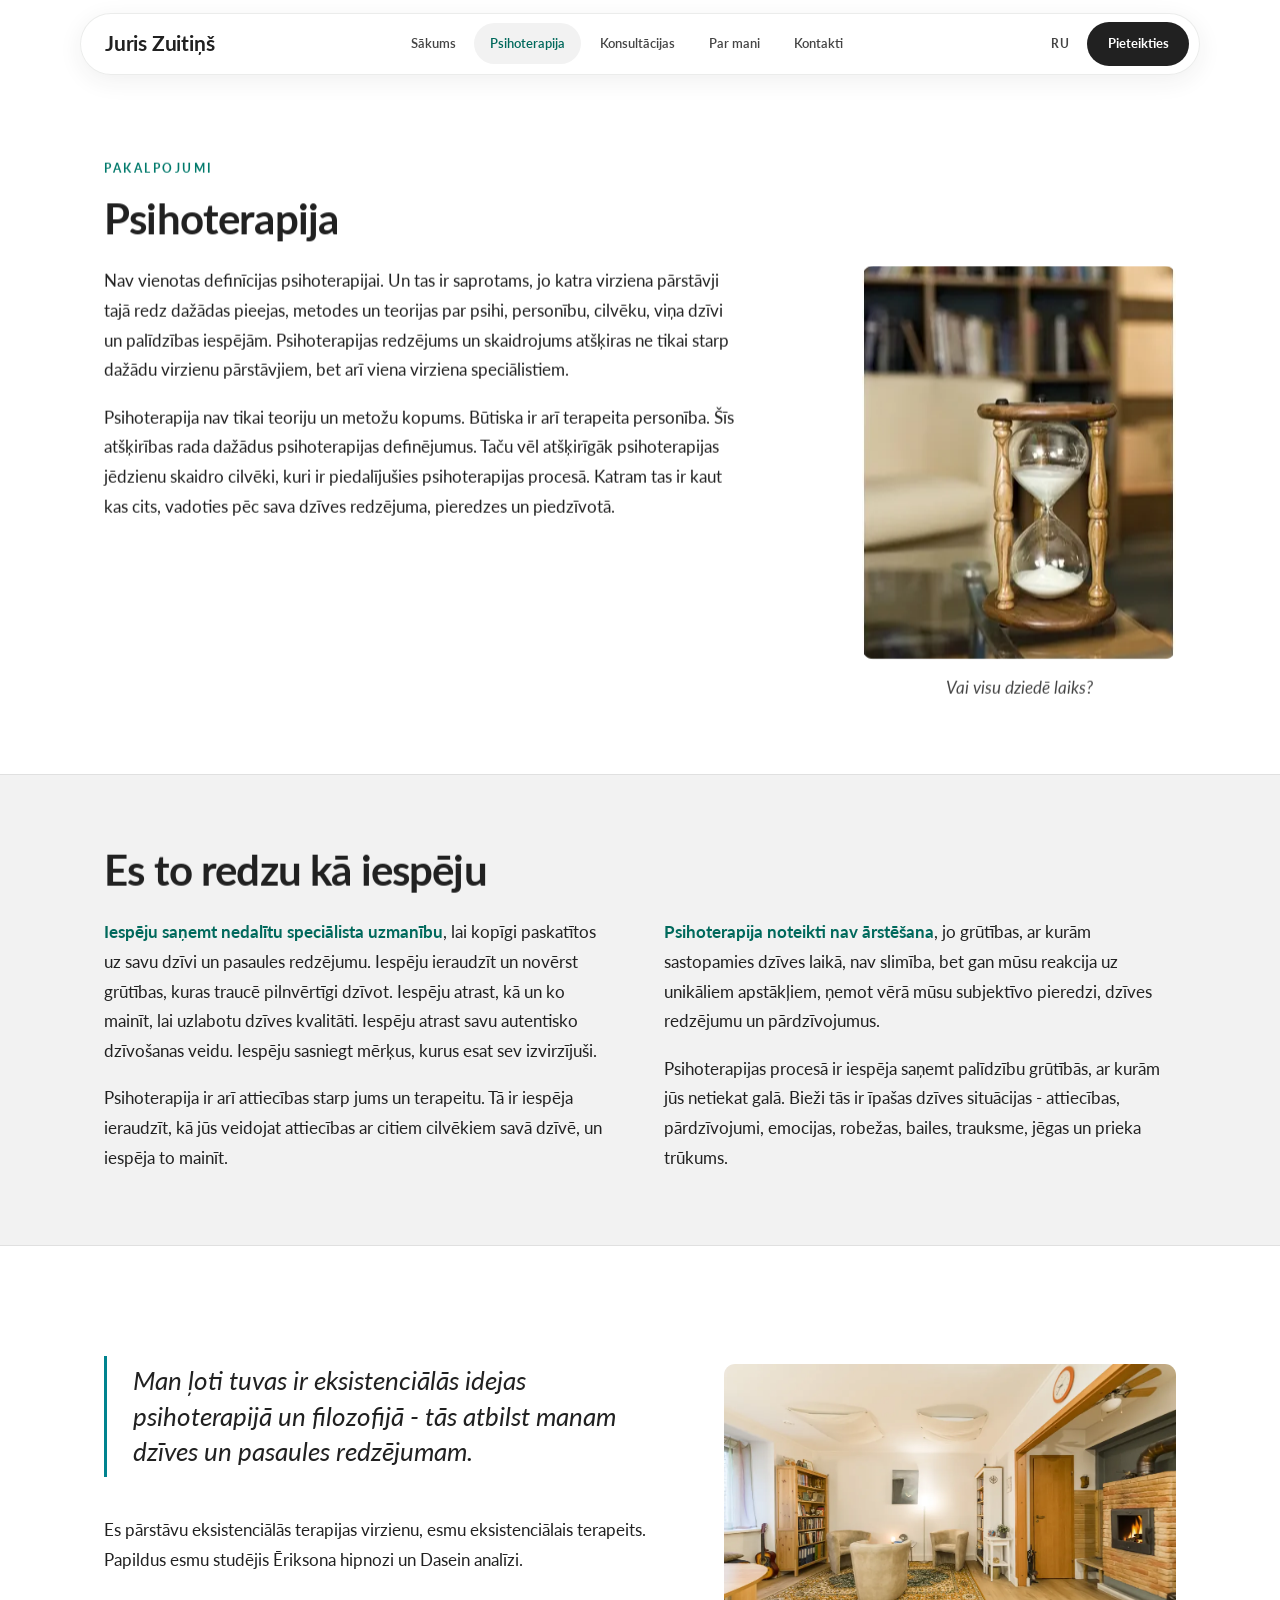
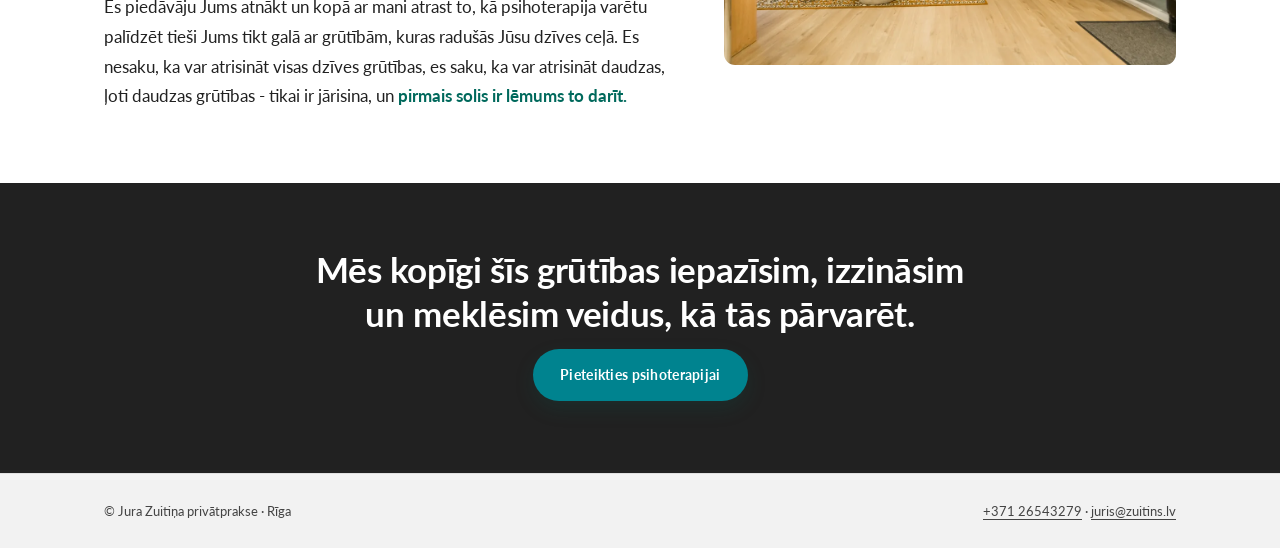
<file: psihoterapija.html>
<!DOCTYPE html>
<html lang="lv">
<head>
<meta charset="utf-8">
<script>document.documentElement.classList.add('js')</script>
<meta name="viewport" content="width=device-width, initial-scale=1">
<title>Psihoterapija - Jura Zuitiņa privātprakse</title>
<meta name="description" content="Psihoterapija kā iespēja: nedalīta speciālista uzmanība, lai kopīgi paskatītos uz savu dzīvi. Eksistenciālā terapija Rīgā - Juris Zuitiņš.">
<link rel="canonical" href="https://zuitins.lv/psihoterapija.html">
<meta property="og:type" content="website">
<meta property="og:title" content="Psihoterapija - Jura Zuitiņa privātprakse">
<meta property="og:description" content="Psihoterapija kā iespēja: nedalīta speciālista uzmanība, lai kopīgi paskatītos uz savu dzīvi. Eksistenciālā terapija Rīgā - Juris Zuitiņš.">
<meta property="og:url" content="https://zuitins.lv/psihoterapija.html">
<meta property="og:image" content="https://zuitins.lv/assets/img/portrets.jpg">
<meta property="og:locale" content="lv_LV">
<link rel="alternate" hreflang="ru" href="ru/psihoterapija.html">
<link rel="icon" href="data:image/svg+xml,%3Csvg xmlns='http://www.w3.org/2000/svg' viewBox='0 0 32 32'%3E%3Crect width='32' height='32' rx='6' fill='%2300838f'/%3E%3Ctext x='16' y='23' font-family='Georgia' font-size='20' font-style='italic' fill='%23f4f3ee' text-anchor='middle'%3EZ%3C/text%3E%3C/svg%3E">
<link rel="preconnect" href="https://fonts.googleapis.com">
<link rel="preconnect" href="https://fonts.gstatic.com" crossorigin>
<link href="https://fonts.googleapis.com/css2?family=Lato:ital,wght@0,300;0,400;0,700;1,400&display=swap" rel="stylesheet">
<link rel="stylesheet" href="assets/css/style.css?v=BUILD_SHA">
</head>
<body>

<header class="site-head">
  <div class="navbar">
    <a class="brand" href="./">Juris Zuitiņš</a>
    <nav class="nav" id="nav" aria-label="Galvenā izvēlne">
      <a href="./">Sākums</a>
      <a href="psihoterapija.html" aria-current="page">Psihoterapija</a>
      <a href="konsultacijas.html">Konsultācijas</a>
      <a href="par-mani.html">Par mani</a>
      <a href="kontakti.html">Kontakti</a>
    </nav>
    <div class="nav-actions">
      <a class="lang" href="ru/psihoterapija.html" lang="ru" hreflang="ru">RU</a>
      <a class="btn-nav" href="kontakti.html">Pieteikties</a>
      <button class="menu-btn" aria-expanded="false" aria-controls="nav" aria-label="Izvēlne"><span></span><span></span></button>
    </div>
  </div>
</header>

<section class="section">
  <div class="wrap">
    <p class="eyebrow">Pakalpojumi</p>
    <h1 class="page-title">Psihoterapija</h1>
    <div class="two-col two-col--media">
      <div class="prose">
        <p>Nav vienotas definīcijas psihoterapijai. Un tas ir saprotams, jo katra virziena pārstāvji tajā redz dažādas pieejas, metodes un teorijas par psihi, personību, cilvēku, viņa dzīvi un palīdzības iespējām. Psihoterapijas redzējums un skaidrojums atšķiras ne tikai starp dažādu virzienu pārstāvjiem, bet arī viena virziena speciālistiem.</p>
        <p>Psihoterapija nav tikai teoriju un metožu kopums. Būtiska ir arī terapeita personība. Šīs atšķirības rada dažādus psihoterapijas definējumus. Taču vēl atšķirīgāk psihoterapijas jēdzienu skaidro cilvēki, kuri ir piedalījušies psihoterapijas procesā. Katram tas ir kaut kas cits, vadoties pēc sava dzīves redzējuma, pieredzes un piedzīvotā.</p>
      </div>
      <figure class="fig fig-cap">
        <picture>
          <source type="image/webp" srcset="assets/img/smilsu-pulkstenis.webp">
          <img src="assets/img/smilsu-pulkstenis.jpg" alt="Smilšu pulkstenis prakses telpā" loading="lazy" width="314" height="472">
        </picture>
        <figcaption>Vai visu dziedē laiks?</figcaption>
      </figure>
    </div>
  </div>
</section>

<section class="section tint">
  <div class="wrap reveal">
    <h2 class="section-title">Es to redzu kā iespēju</h2>
    <div class="two-col">
      <div class="prose">
        <p><strong>Iespēju saņemt nedalītu speciālista uzmanību</strong>, lai kopīgi paskatītos uz savu dzīvi un pasaules redzējumu. Iespēju ieraudzīt un novērst grūtības, kuras traucē pilnvērtīgi dzīvot. Iespēju atrast, kā un ko mainīt, lai uzlabotu dzīves kvalitāti. Iespēju atrast savu autentisko dzīvošanas veidu. Iespēju sasniegt mērķus, kurus esat sev izvirzījuši.</p>
        <p>Psihoterapija ir arī attiecības starp jums un terapeitu. Tā ir iespēja ieraudzīt, kā jūs veidojat attiecības ar citiem cilvēkiem savā dzīvē, un iespēja to mainīt.</p>
      </div>
      <div class="prose">
        <p><strong>Psihoterapija noteikti nav ārstēšana</strong>, jo grūtības, ar kurām sastopamies dzīves laikā, nav slimība, bet gan mūsu reakcija uz unikāliem apstākļiem, ņemot vērā mūsu subjektīvo pieredzi, dzīves redzējumu un pārdzīvojumus.</p>
        <p>Psihoterapijas procesā ir iespēja saņemt palīdzību grūtībās, ar kurām jūs netiekat galā. Bieži tās ir īpašas dzīves situācijas - attiecības, pārdzīvojumi, emocijas, robežas, bailes, trauksme, jēgas un prieka trūkums.</p>
      </div>
    </div>
  </div>
</section>

<section class="section">
  <div class="wrap reveal">
    <div class="two-col two-col--consult">
      <div>
        <div class="pull-q">Man ļoti tuvas ir eksistenciālās idejas psihoterapijā un filozofijā - tās atbilst manam dzīves un pasaules redzējumam.</div>
        <div class="prose">
          <p>Es pārstāvu eksistenciālās terapijas virzienu, esmu eksistenciālais terapeits. Papildus esmu studējis Ēriksona hipnozi un Dasein analīzi.</p>
          <p>Es piedāvāju Jums atnākt un kopā ar mani atrast to, kā psihoterapija varētu palīdzēt tieši Jums tikt galā ar grūtībām, kuras radušās Jūsu dzīves ceļā. Es nesaku, ka var atrisināt visas dzīves grūtības, es saku, ka var atrisināt daudzas, ļoti daudzas grūtības - tikai ir jārisina, un <strong>pirmais solis ir lēmums to darīt.</strong></p>
        </div>
      </div>
      <figure class="fig">
        <picture>
          <source type="image/webp" srcset="assets/img/kabinets-4.webp">
          <img class="zoomable" src="assets/img/kabinets-4.jpg" alt="Prakses kabinets - mīksti krēsli sarunai un iekurts kamīns" loading="lazy" width="1100" height="733">
        </picture>
      </figure>
    </div>
  </div>
</section>

<section class="cta-strip">
  <div class="wrap reveal">
    <h2>Mēs kopīgi šīs grūtības iepazīsim, izzināsim un meklēsim veidus, kā tās pārvarēt.</h2>
    <a class="btn btn-solid" href="kontakti.html">Pieteikties psihoterapijai</a>
  </div>
</section>

<footer class="site-foot">
  <div class="wrap">
    <span>© Jura Zuitiņa privātprakse · Rīga</span>
    <span><a href="tel:+37126543279">+371 26543279</a> · <a href="mailto:juris@zuitins.lv">juris@zuitins.lv</a></span>
  </div>
</footer>

<script src="assets/js/main.js?v=BUILD_SHA"></script>
</body>
</html>
</file>
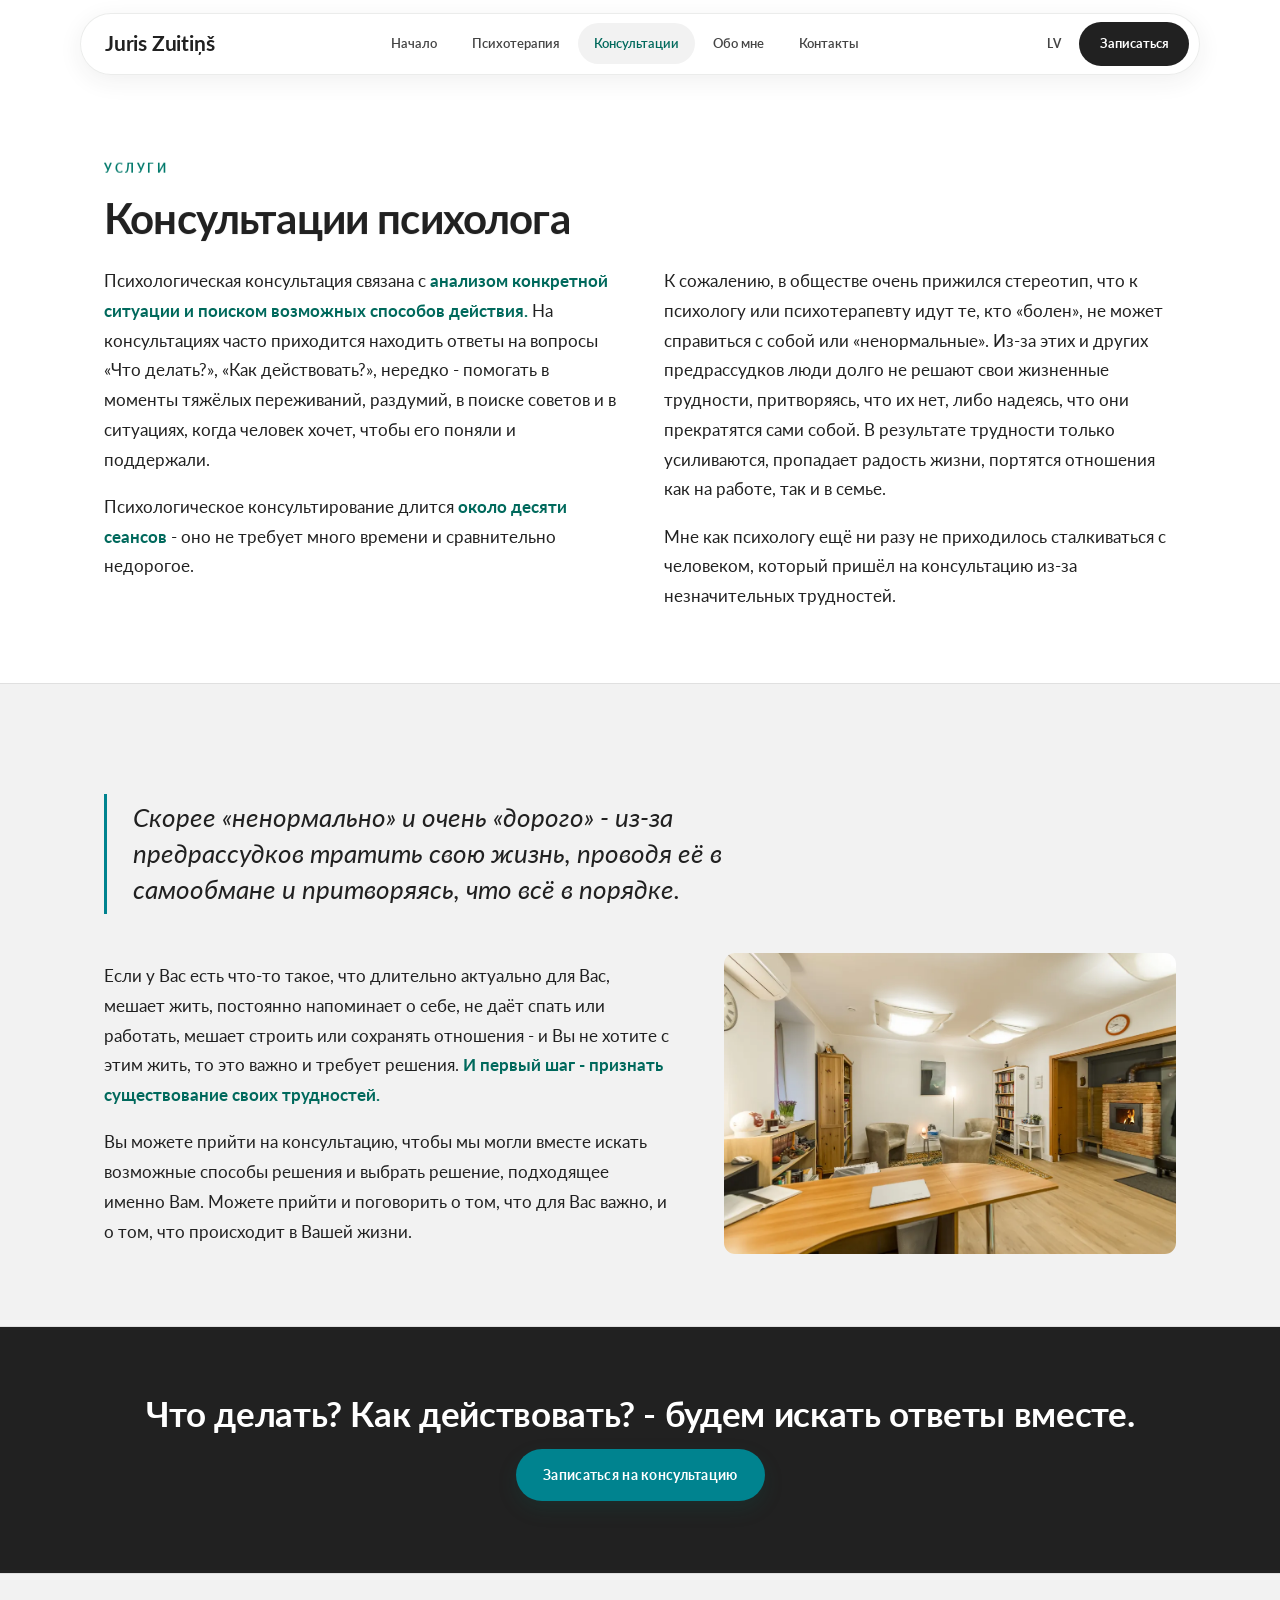
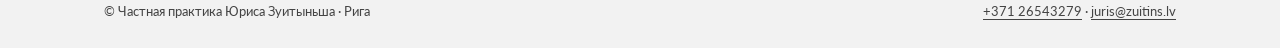
<file: ru/konsultacijas.html>
<!DOCTYPE html>
<html lang="ru">
<head>
<meta charset="utf-8">
<script>document.documentElement.classList.add('js')</script>
<meta name="viewport" content="width=device-width, initial-scale=1">
<title>Консультации психолога - частная практика Юриса Зуитыньша</title>
<meta name="description" content="Консультации психолога в Риге: анализ конкретной ситуации и поиск решений. Обычно около десяти сеансов. Юрис Зуитыньш, психолог.">
<link rel="canonical" href="https://zuitins.lv/ru/konsultacijas.html">
<meta property="og:type" content="website">
<meta property="og:title" content="Консультации психолога - частная практика Юриса Зуитыньша">
<meta property="og:description" content="Консультации психолога в Риге: анализ конкретной ситуации и поиск решений. Обычно около десяти сеансов. Юрис Зуитыньш, психолог.">
<meta property="og:url" content="https://zuitins.lv/ru/konsultacijas.html">
<meta property="og:image" content="https://zuitins.lv/assets/img/portrets.jpg">
<meta property="og:locale" content="ru_RU">
<link rel="alternate" hreflang="lv" href="../konsultacijas.html">
<link rel="icon" href="data:image/svg+xml,%3Csvg xmlns='http://www.w3.org/2000/svg' viewBox='0 0 32 32'%3E%3Crect width='32' height='32' rx='6' fill='%2300838f'/%3E%3Ctext x='16' y='23' font-family='Georgia' font-size='20' font-style='italic' fill='%23f4f3ee' text-anchor='middle'%3EZ%3C/text%3E%3C/svg%3E">
<link rel="preconnect" href="https://fonts.googleapis.com">
<link rel="preconnect" href="https://fonts.gstatic.com" crossorigin>
<link href="https://fonts.googleapis.com/css2?family=Lato:ital,wght@0,300;0,400;0,700;1,400&family=Open+Sans:ital,wght@0,300;0,400;0,700;1,400&display=swap" rel="stylesheet">
<link rel="stylesheet" href="../assets/css/style.css?v=BUILD_SHA">
</head>
<body>

<header class="site-head">
  <div class="navbar">
    <a class="brand" href="./">Juris Zuitiņš</a>
    <nav class="nav" id="nav" aria-label="Главное меню">
      <a href="./">Начало</a>
      <a href="psihoterapija.html">Психотерапия</a>
      <a href="konsultacijas.html" aria-current="page">Консультации</a>
      <a href="par-mani.html">Обо мне</a>
      <a href="kontakti.html">Контакты</a>
    </nav>
    <div class="nav-actions">
      <a class="lang" href="../konsultacijas.html" lang="lv" hreflang="lv">LV</a>
      <a class="btn-nav" href="kontakti.html">Записаться</a>
      <button class="menu-btn" aria-expanded="false" aria-controls="nav" aria-label="Меню"><span></span><span></span></button>
    </div>
  </div>
</header>

<section class="section">
  <div class="wrap">
    <p class="eyebrow">Услуги</p>
    <h1 class="page-title">Консультации психолога</h1>
    <div class="two-col">
      <div class="prose">
        <p>Психологическая консультация связана с <strong>анализом конкретной ситуации и поиском возможных способов действия.</strong> На консультациях часто приходится находить ответы на вопросы «Что делать?», «Как действовать?», нередко - помогать в моменты тяжёлых переживаний, раздумий, в поиске советов и в ситуациях, когда человек хочет, чтобы его поняли и поддержали.</p>
        <p>Психологическое консультирование длится <strong>около десяти сеансов</strong> - оно не требует много времени и сравнительно недорогое.</p>
      </div>
      <div class="prose">
        <p>К сожалению, в обществе очень прижился стереотип, что к психологу или психотерапевту идут те, кто «болен», не может справиться с собой или «ненормальные». Из-за этих и других предрассудков люди долго не решают свои жизненные трудности, притворяясь, что их нет, либо надеясь, что они прекратятся сами собой. В результате трудности только усиливаются, пропадает радость жизни, портятся отношения как на работе, так и в семье.</p>
        <p>Мне как психологу ещё ни разу не приходилось сталкиваться с человеком, который пришёл на консультацию из-за незначительных трудностей.</p>
      </div>
    </div>
  </div>
</section>

<section class="section tint">
  <div class="wrap reveal">
    <div class="pull-q">Скорее «ненормально» и очень «дорого» - из-за предрассудков тратить свою жизнь, проводя её в самообмане и притворяясь, что всё в порядке.</div>
    <div class="two-col two-col--consult">
      <div class="prose">
        <p>Если у Вас есть что-то такое, что длительно актуально для Вас, мешает жить, постоянно напоминает о себе, не даёт спать или работать, мешает строить или сохранять отношения - и Вы не хотите с этим жить, то это важно и требует решения. <strong>И первый шаг - признать существование своих трудностей.</strong></p>
        <p>Вы можете прийти на консультацию, чтобы мы могли вместе искать возможные способы решения и выбрать решение, подходящее именно Вам. Можете прийти и поговорить о том, что для Вас важно, и о том, что происходит в Вашей жизни.</p>
      </div>
      <figure class="fig">
        <picture>
          <source type="image/webp" srcset="../assets/img/kabinets-5.webp">
          <img class="zoomable" src="../assets/img/kabinets-5.jpg" alt="Кабинет практики - рабочий стол и кресла для беседы" loading="lazy" width="1100" height="733">
        </picture>
      </figure>
    </div>
  </div>
</section>

<section class="cta-strip">
  <div class="wrap reveal">
    <h2>Что делать? Как действовать? - будем искать ответы вместе.</h2>
    <a class="btn btn-solid" href="kontakti.html">Записаться на консультацию</a>
  </div>
</section>

<footer class="site-foot">
  <div class="wrap">
    <span>© Частная практика Юриса Зуитыньша · Рига</span>
    <span><a href="tel:+37126543279">+371 26543279</a> · <a href="mailto:juris@zuitins.lv">juris@zuitins.lv</a></span>
  </div>
</footer>

<script src="../assets/js/main.js?v=BUILD_SHA"></script>
</body>
</html>
</file>
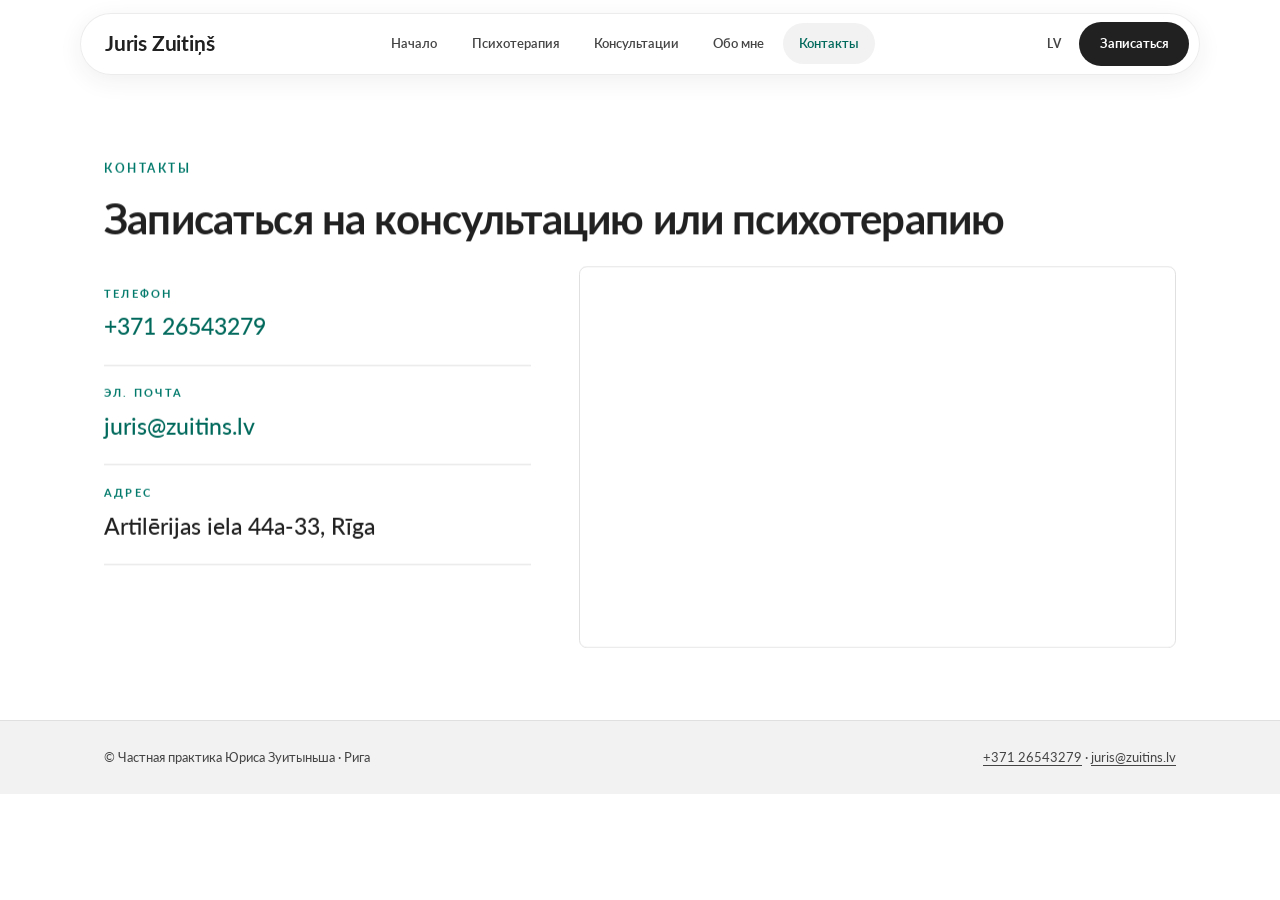
<file: ru/kontakti.html>
<!DOCTYPE html>
<html lang="ru">
<head>
<meta charset="utf-8">
<script>document.documentElement.classList.add('js')</script>
<meta name="viewport" content="width=device-width, initial-scale=1">
<title>Контакты - частная практика Юриса Зуитыньша, ул. Артилерияс 44a, Рига</title>
<meta name="description" content="Запись на психотерапию и консультации: +371 26543279, juris@zuitins.lv. Ул. Артилерияс 44a-33, Рига.">
<link rel="canonical" href="https://zuitins.lv/ru/kontakti.html">
<meta property="og:type" content="website">
<meta property="og:title" content="Контакты - частная практика Юриса Зуитыньша, ул. Артилерияс 44a, Рига">
<meta property="og:description" content="Запись на психотерапию и консультации: +371 26543279, juris@zuitins.lv. Ул. Артилерияс 44a-33, Рига.">
<meta property="og:url" content="https://zuitins.lv/ru/kontakti.html">
<meta property="og:image" content="https://zuitins.lv/assets/img/portrets.jpg">
<meta property="og:locale" content="ru_RU">
<link rel="alternate" hreflang="lv" href="../kontakti.html">
<link rel="icon" href="data:image/svg+xml,%3Csvg xmlns='http://www.w3.org/2000/svg' viewBox='0 0 32 32'%3E%3Crect width='32' height='32' rx='6' fill='%2300838f'/%3E%3Ctext x='16' y='23' font-family='Georgia' font-size='20' font-style='italic' fill='%23f4f3ee' text-anchor='middle'%3EZ%3C/text%3E%3C/svg%3E">
<link rel="preconnect" href="https://fonts.googleapis.com">
<link rel="preconnect" href="https://fonts.gstatic.com" crossorigin>
<link href="https://fonts.googleapis.com/css2?family=Lato:ital,wght@0,300;0,400;0,700;1,400&family=Open+Sans:ital,wght@0,300;0,400;0,700;1,400&display=swap" rel="stylesheet">
<link rel="stylesheet" href="../assets/css/style.css?v=BUILD_SHA">
</head>
<body>

<header class="site-head">
  <div class="navbar">
    <a class="brand" href="./">Juris Zuitiņš</a>
    <nav class="nav" id="nav" aria-label="Главное меню">
      <a href="./">Начало</a>
      <a href="psihoterapija.html">Психотерапия</a>
      <a href="konsultacijas.html">Консультации</a>
      <a href="par-mani.html">Обо мне</a>
      <a href="kontakti.html" aria-current="page">Контакты</a>
    </nav>
    <div class="nav-actions">
      <a class="lang" href="../kontakti.html" lang="lv" hreflang="lv">LV</a>
      <a class="btn-nav" href="kontakti.html">Записаться</a>
      <button class="menu-btn" aria-expanded="false" aria-controls="nav" aria-label="Меню"><span></span><span></span></button>
    </div>
  </div>
</header>

<section class="section">
  <div class="wrap">
    <p class="eyebrow">Контакты</p>
    <h1 class="page-title">Записаться на консультацию или психотерапию</h1>
    <div class="contact-grid">
      <ul class="contact-list">
        <li>
          <span class="lbl">Телефон</span>
          <a href="tel:+37126543279">+371 26543279</a>
        </li>
        <li>
          <span class="lbl">Эл. почта</span>
          <a href="mailto:juris@zuitins.lv">juris@zuitins.lv</a>
        </li>
        <li>
          <span class="lbl">Адрес</span>
          <span class="val">Artilērijas iela 44a-33, Rīga</span>
        </li>
      </ul>
      <div class="map">
        <iframe title="Карта - ул. Артилерияс 44a, Рига" src="https://www.google.com/maps?q=Artil%C4%93rijas%20iela%2044a,%20R%C4%ABga&ll=56.95666,24.14383&z=16&output=embed" loading="lazy" referrerpolicy="no-referrer-when-downgrade"></iframe>
      </div>
    </div>
  </div>
</section>

<footer class="site-foot">
  <div class="wrap">
    <span>© Частная практика Юриса Зуитыньша · Рига</span>
    <span><a href="tel:+37126543279">+371 26543279</a> · <a href="mailto:juris@zuitins.lv">juris@zuitins.lv</a></span>
  </div>
</footer>

<script src="../assets/js/main.js?v=BUILD_SHA"></script>
</body>
</html>
</file>
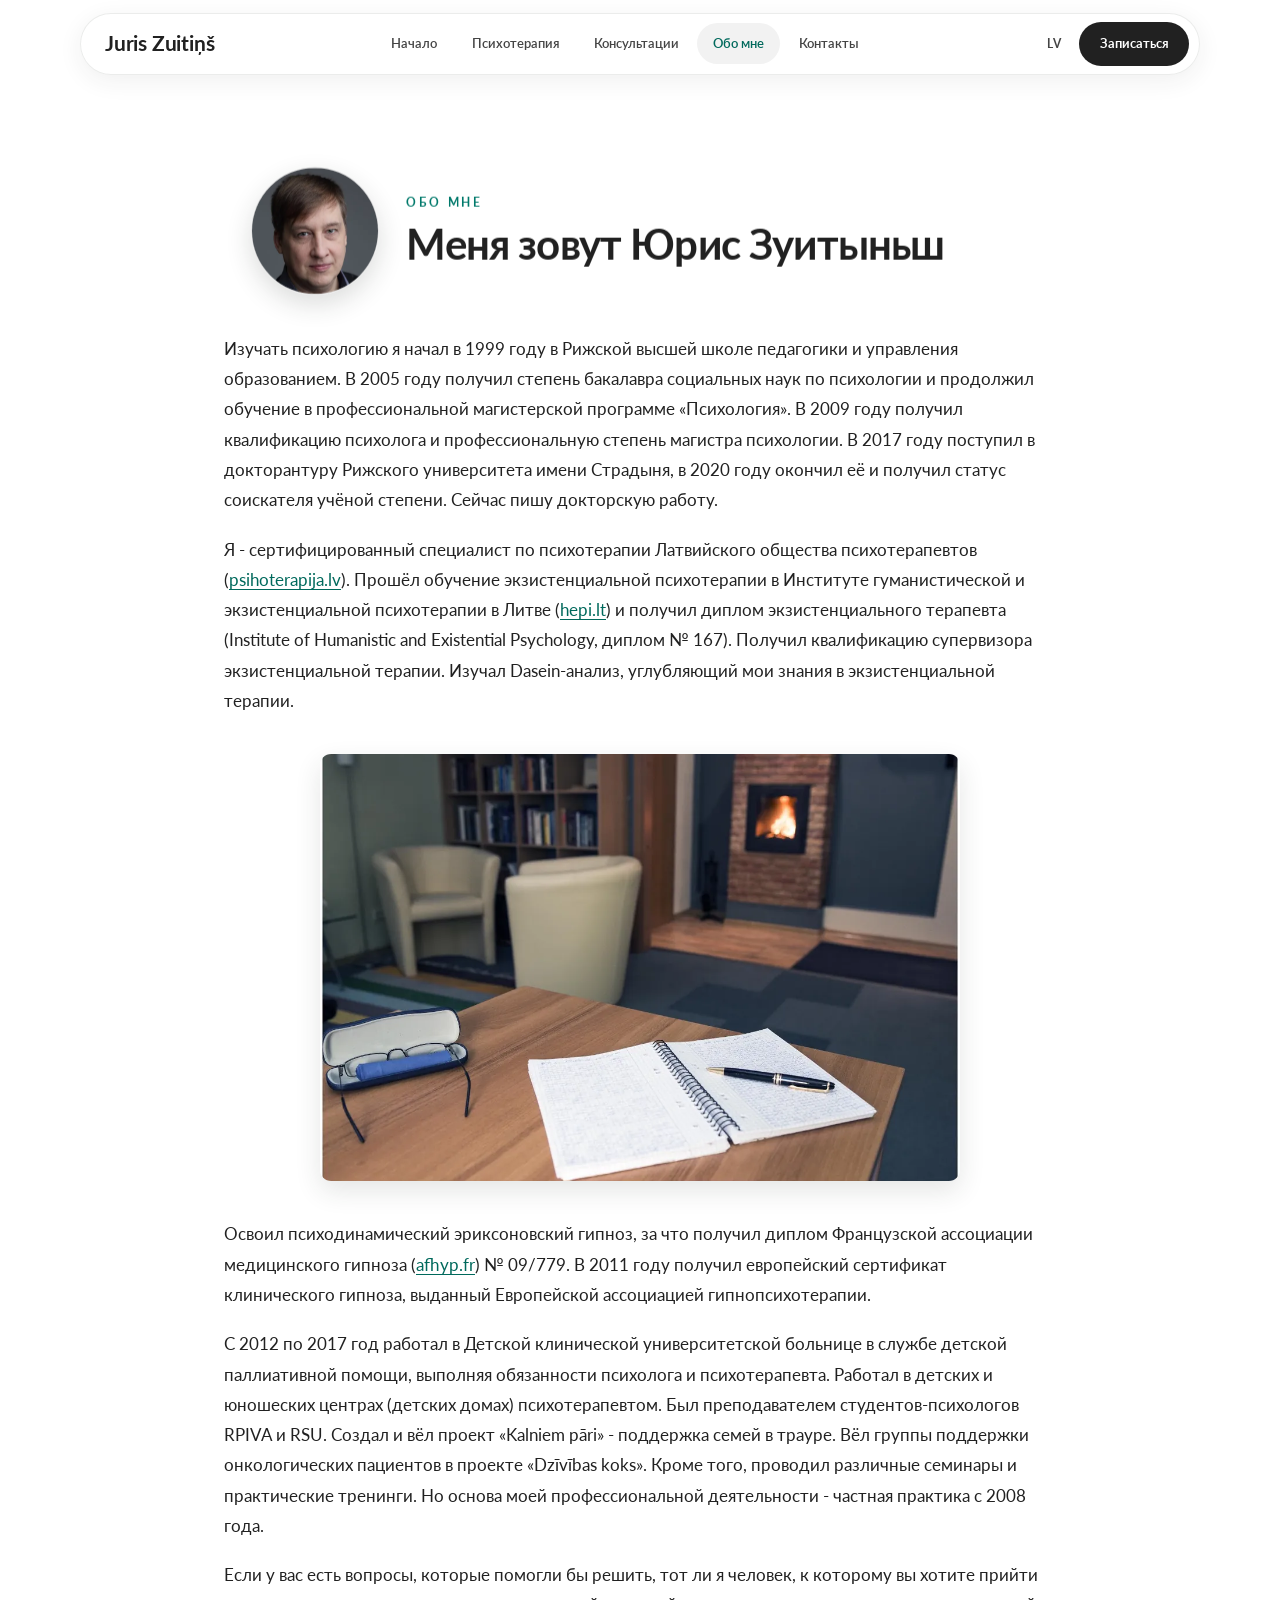
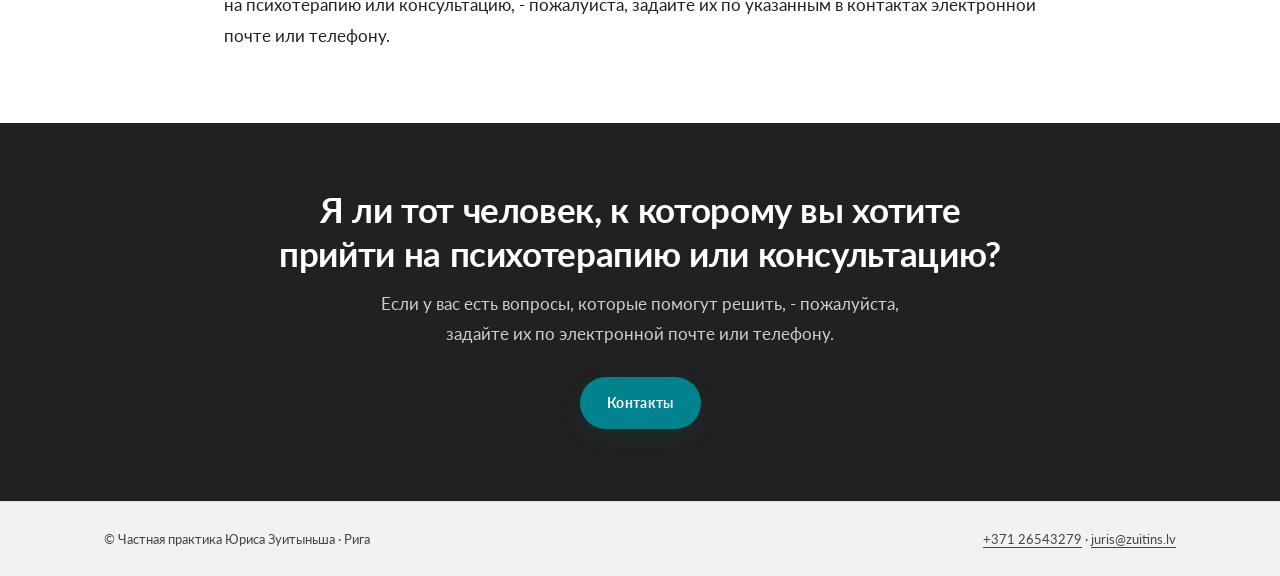
<file: ru/par-mani.html>
<!DOCTYPE html>
<html lang="ru">
<head>
<meta charset="utf-8">
<script>document.documentElement.classList.add('js')</script>
<meta name="viewport" content="width=device-width, initial-scale=1">
<title>Обо мне - Юрис Зуитыньш, психолог и специалист по психотерапии</title>
<meta name="description" content="Юрис Зуитыньш: магистр психологии, сертифицированный специалист по психотерапии, экзистенциальный терапевт и супервизор. Частная практика с 2008 года.">
<link rel="canonical" href="https://zuitins.lv/ru/par-mani.html">
<meta property="og:type" content="website">
<meta property="og:title" content="Обо мне - Юрис Зуитыньш, психолог и специалист по психотерапии">
<meta property="og:description" content="Юрис Зуитыньш: магистр психологии, сертифицированный специалист по психотерапии, экзистенциальный терапевт и супервизор. Частная практика с 2008 года.">
<meta property="og:url" content="https://zuitins.lv/ru/par-mani.html">
<meta property="og:image" content="https://zuitins.lv/assets/img/portrets.jpg">
<meta property="og:locale" content="ru_RU">
<link rel="alternate" hreflang="lv" href="../par-mani.html">
<link rel="icon" href="data:image/svg+xml,%3Csvg xmlns='http://www.w3.org/2000/svg' viewBox='0 0 32 32'%3E%3Crect width='32' height='32' rx='6' fill='%2300838f'/%3E%3Ctext x='16' y='23' font-family='Georgia' font-size='20' font-style='italic' fill='%23f4f3ee' text-anchor='middle'%3EZ%3C/text%3E%3C/svg%3E">
<link rel="preconnect" href="https://fonts.googleapis.com">
<link rel="preconnect" href="https://fonts.gstatic.com" crossorigin>
<link href="https://fonts.googleapis.com/css2?family=Lato:ital,wght@0,300;0,400;0,700;1,400&family=Open+Sans:ital,wght@0,300;0,400;0,700;1,400&display=swap" rel="stylesheet">
<link rel="stylesheet" href="../assets/css/style.css?v=BUILD_SHA">
</head>
<body>

<header class="site-head">
  <div class="navbar">
    <a class="brand" href="./">Juris Zuitiņš</a>
    <nav class="nav" id="nav" aria-label="Главное меню">
      <a href="./">Начало</a>
      <a href="psihoterapija.html">Психотерапия</a>
      <a href="konsultacijas.html">Консультации</a>
      <a href="par-mani.html" aria-current="page">Обо мне</a>
      <a href="kontakti.html">Контакты</a>
    </nav>
    <div class="nav-actions">
      <a class="lang" href="../par-mani.html" lang="lv" hreflang="lv">LV</a>
      <a class="btn-nav" href="kontakti.html">Записаться</a>
      <button class="menu-btn" aria-expanded="false" aria-controls="nav" aria-label="Меню"><span></span><span></span></button>
    </div>
  </div>
</header>

<section class="section">
  <div class="wrap">
    <div class="about-head">
      <picture>
        <source type="image/webp" srcset="../assets/img/portrets-avatar.webp">
        <img class="about-avatar" src="../assets/img/portrets-avatar.jpg" alt="Юрис Зуитыньш - психолог и специалист по психотерапии" width="400" height="600">
      </picture>
      <div>
        <p class="eyebrow">Обо мне</p>
        <h1 class="page-title">Меня зовут Юрис Зуитыньш</h1>
      </div>
    </div>
    <div class="about">
      <div class="prose about-text">
        <p>Изучать психологию я начал в 1999 году в Рижской высшей школе педагогики и управления образованием. В 2005 году получил степень бакалавра социальных наук по психологии и продолжил обучение в профессиональной магистерской программе «Психология». В 2009 году получил квалификацию психолога и профессиональную степень магистра психологии. В 2017 году поступил в докторантуру Рижского университета имени Страдыня, в 2020 году окончил её и получил статус соискателя учёной степени. Сейчас пишу докторскую работу.</p>
        <p>Я - сертифицированный специалист по психотерапии Латвийского общества психотерапевтов (<a href="https://www.psihoterapija.lv" rel="noopener">psihoterapija.lv</a>). Прошёл обучение экзистенциальной психотерапии в Институте гуманистической и экзистенциальной психотерапии в Литве (<a href="https://www.hepi.lt" rel="noopener">hepi.lt</a>) и получил диплом экзистенциального терапевта (Institute of Humanistic and Existential Psychology, диплом № 167). Получил квалификацию супервизора экзистенциальной терапии. Изучал Dasein-анализ, углубляющий мои знания в экзистенциальной терапии.</p>
        <figure class="fig about-note">
          <picture>
            <source type="image/webp" srcset="../assets/img/kamins.webp">
            <img class="zoomable" src="../assets/img/kamins.jpg" alt="Открытый блокнот, ручка и очки на рабочем столе в кабинете практики" loading="lazy" width="1100" height="754">
          </picture>
        </figure>
        <p>Освоил психодинамический эриксоновский гипноз, за что получил диплом Французской ассоциации медицинского гипноза (<a href="https://www.afhyp.fr" rel="noopener">afhyp.fr</a>) № 09/779. В 2011 году получил европейский сертификат клинического гипноза, выданный Европейской ассоциацией гипнопсихотерапии.</p>
        <p>С 2012 по 2017 год работал в Детской клинической университетской больнице в службе детской паллиативной помощи, выполняя обязанности психолога и психотерапевта. Работал в детских и юношеских центрах (детских домах) психотерапевтом. Был преподавателем студентов-психологов RPIVA и RSU. Создал и вёл проект «Kalniem pāri» - поддержка семей в трауре. Вёл группы поддержки онкологических пациентов в проекте «Dzīvības koks». Кроме того, проводил различные семинары и практические тренинги. Но основа моей профессиональной деятельности - частная практика с 2008 года.</p>
        <p>Если у вас есть вопросы, которые помогли бы решить, тот ли я человек, к которому вы хотите прийти на психотерапию или консультацию, - пожалуйста, задайте их по указанным в контактах электронной почте или телефону.</p>
      </div>
    </div>
  </div>
</section>

<section class="cta-strip">
  <div class="wrap reveal">
    <h2>Я ли тот человек, к которому вы хотите прийти на психотерапию или консультацию?</h2>
    <p>Если у вас есть вопросы, которые помогут решить, - пожалуйста, задайте их по электронной почте или телефону.</p>
    <a class="btn btn-solid" href="kontakti.html">Контакты</a>
  </div>
</section>

<footer class="site-foot">
  <div class="wrap">
    <span>© Частная практика Юриса Зуитыньша · Рига</span>
    <span><a href="tel:+37126543279">+371 26543279</a> · <a href="mailto:juris@zuitins.lv">juris@zuitins.lv</a></span>
  </div>
</footer>

<script src="../assets/js/main.js?v=BUILD_SHA"></script>
</body>
</html>
</file>
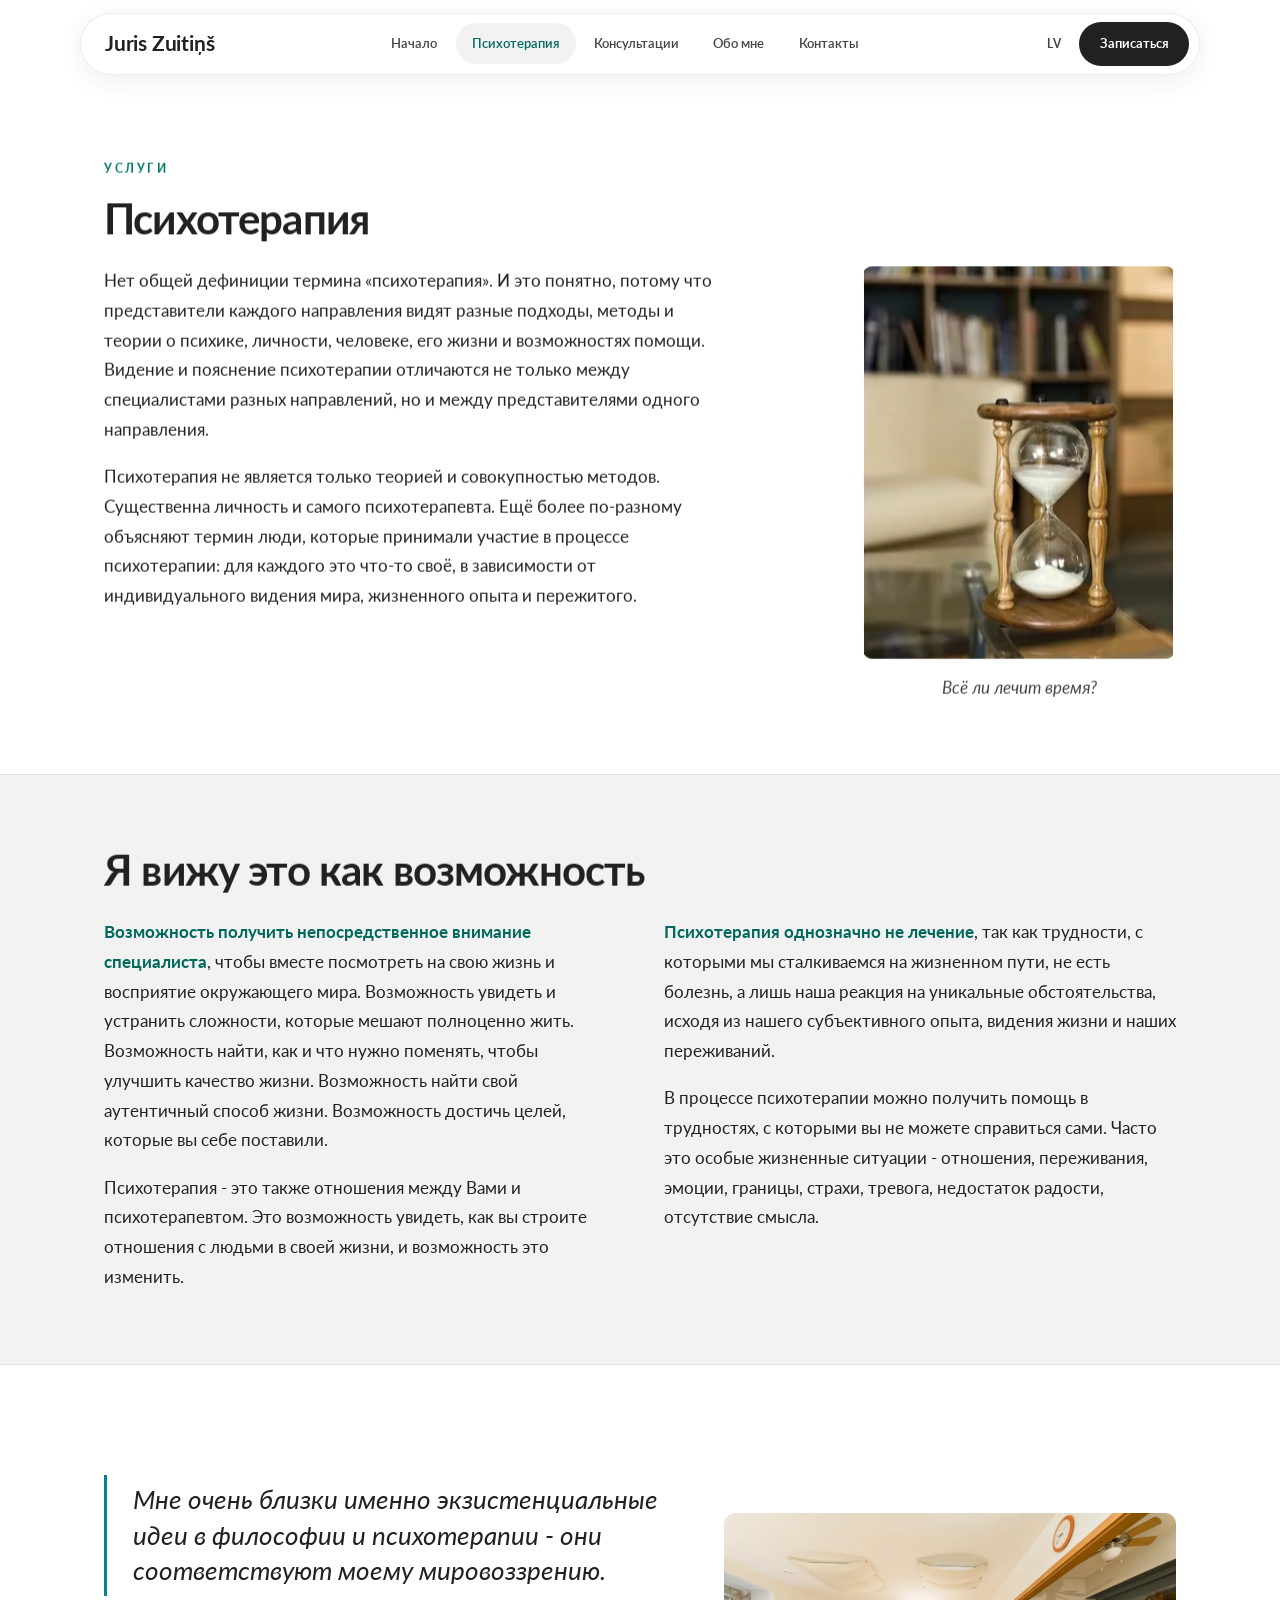
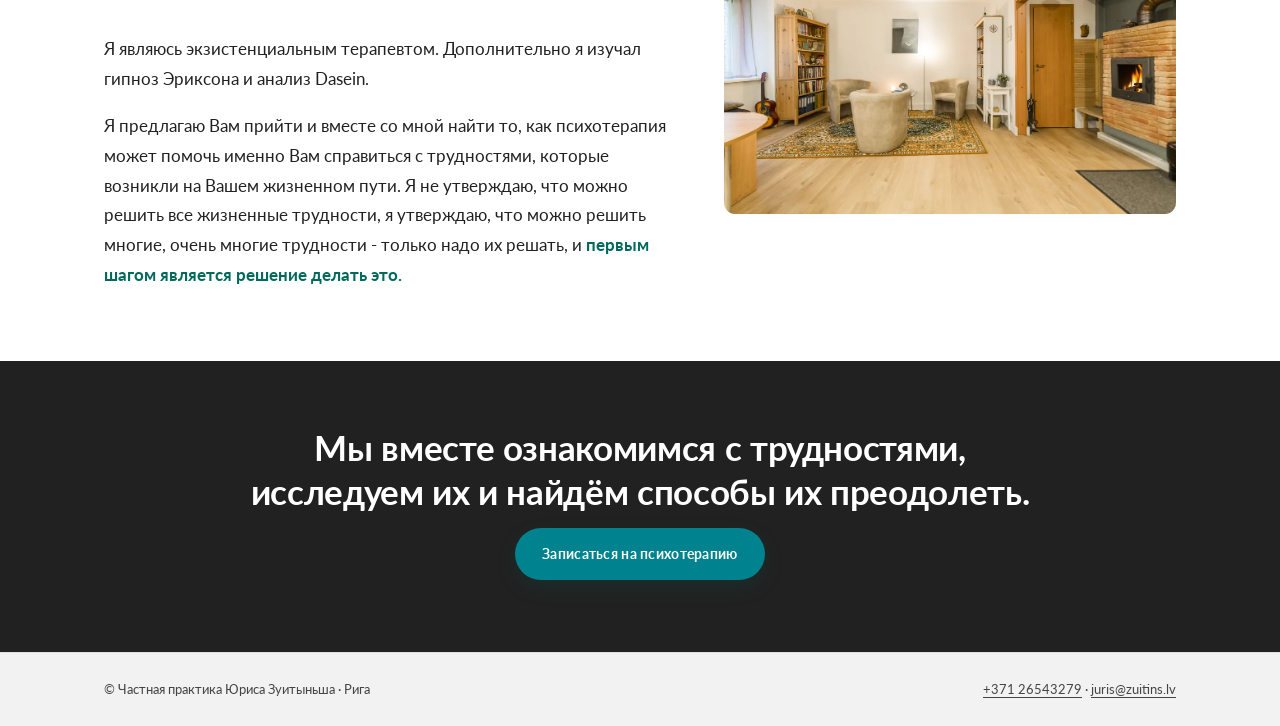
<file: ru/psihoterapija.html>
<!DOCTYPE html>
<html lang="ru">
<head>
<meta charset="utf-8">
<script>document.documentElement.classList.add('js')</script>
<meta name="viewport" content="width=device-width, initial-scale=1">
<title>Психотерапия - частная практика Юриса Зуитыньша</title>
<meta name="description" content="Психотерапия как возможность: внимание специалиста, чтобы вместе посмотреть на свою жизнь. Экзистенциальная терапия в Риге - Юрис Зуитыньш.">
<link rel="canonical" href="https://zuitins.lv/ru/psihoterapija.html">
<meta property="og:type" content="website">
<meta property="og:title" content="Психотерапия - частная практика Юриса Зуитыньша">
<meta property="og:description" content="Психотерапия как возможность: внимание специалиста, чтобы вместе посмотреть на свою жизнь. Экзистенциальная терапия в Риге - Юрис Зуитыньш.">
<meta property="og:url" content="https://zuitins.lv/ru/psihoterapija.html">
<meta property="og:image" content="https://zuitins.lv/assets/img/portrets.jpg">
<meta property="og:locale" content="ru_RU">
<link rel="alternate" hreflang="lv" href="../psihoterapija.html">
<link rel="icon" href="data:image/svg+xml,%3Csvg xmlns='http://www.w3.org/2000/svg' viewBox='0 0 32 32'%3E%3Crect width='32' height='32' rx='6' fill='%2300838f'/%3E%3Ctext x='16' y='23' font-family='Georgia' font-size='20' font-style='italic' fill='%23f4f3ee' text-anchor='middle'%3EZ%3C/text%3E%3C/svg%3E">
<link rel="preconnect" href="https://fonts.googleapis.com">
<link rel="preconnect" href="https://fonts.gstatic.com" crossorigin>
<link href="https://fonts.googleapis.com/css2?family=Lato:ital,wght@0,300;0,400;0,700;1,400&family=Open+Sans:ital,wght@0,300;0,400;0,700;1,400&display=swap" rel="stylesheet">
<link rel="stylesheet" href="../assets/css/style.css?v=BUILD_SHA">
</head>
<body>

<header class="site-head">
  <div class="navbar">
    <a class="brand" href="./">Juris Zuitiņš</a>
    <nav class="nav" id="nav" aria-label="Главное меню">
      <a href="./">Начало</a>
      <a href="psihoterapija.html" aria-current="page">Психотерапия</a>
      <a href="konsultacijas.html">Консультации</a>
      <a href="par-mani.html">Обо мне</a>
      <a href="kontakti.html">Контакты</a>
    </nav>
    <div class="nav-actions">
      <a class="lang" href="../psihoterapija.html" lang="lv" hreflang="lv">LV</a>
      <a class="btn-nav" href="kontakti.html">Записаться</a>
      <button class="menu-btn" aria-expanded="false" aria-controls="nav" aria-label="Меню"><span></span><span></span></button>
    </div>
  </div>
</header>

<section class="section">
  <div class="wrap">
    <p class="eyebrow">Услуги</p>
    <h1 class="page-title">Психотерапия</h1>
    <div class="two-col two-col--media">
      <div class="prose">
        <p>Нет общей дефиниции термина «психотерапия». И это понятно, потому что представители каждого направления видят разные подходы, методы и теории о психике, личности, человеке, его жизни и возможностях помощи. Видение и пояснение психотерапии отличаются не только между специалистами разных направлений, но и между представителями одного направления.</p>
        <p>Психотерапия не является только теорией и совокупностью методов. Существенна личность и самого психотерапевта. Ещё более по-разному объясняют термин люди, которые принимали участие в процессе психотерапии: для каждого это что-то своё, в зависимости от индивидуального видения мира, жизненного опыта и пережитого.</p>
      </div>
      <figure class="fig fig-cap">
        <picture>
          <source type="image/webp" srcset="../assets/img/smilsu-pulkstenis.webp">
          <img src="../assets/img/smilsu-pulkstenis.jpg" alt="Песочные часы в кабинете практики" loading="lazy" width="314" height="472">
        </picture>
        <figcaption>Всё ли лечит время?</figcaption>
      </figure>
    </div>
  </div>
</section>

<section class="section tint">
  <div class="wrap reveal">
    <h2 class="section-title">Я вижу это как возможность</h2>
    <div class="two-col">
      <div class="prose">
        <p><strong>Возможность получить непосредственное внимание специалиста</strong>, чтобы вместе посмотреть на свою жизнь и восприятие окружающего мира. Возможность увидеть и устранить сложности, которые мешают полноценно жить. Возможность найти, как и что нужно поменять, чтобы улучшить качество жизни. Возможность найти свой аутентичный способ жизни. Возможность достичь целей, которые вы себе поставили.</p>
        <p>Психотерапия - это также отношения между Вами и психотерапевтом. Это возможность увидеть, как вы строите отношения с людьми в своей жизни, и возможность это изменить.</p>
      </div>
      <div class="prose">
        <p><strong>Психотерапия однозначно не лечение</strong>, так как трудности, с которыми мы сталкиваемся на жизненном пути, не есть болезнь, а лишь наша реакция на уникальные обстоятельства, исходя из нашего субъективного опыта, видения жизни и наших переживаний.</p>
        <p>В процессе психотерапии можно получить помощь в трудностях, с которыми вы не можете справиться сами. Часто это особые жизненные ситуации - отношения, переживания, эмоции, границы, страхи, тревога, недостаток радости, отсутствие смысла.</p>
      </div>
    </div>
  </div>
</section>

<section class="section">
  <div class="wrap reveal">
    <div class="two-col two-col--consult">
      <div>
        <div class="pull-q">Мне очень близки именно экзистенциальные идеи в философии и психотерапии - они соответствуют моему мировоззрению.</div>
        <div class="prose">
          <p>Я являюсь экзистенциальным терапевтом. Дополнительно я изучал гипноз Эриксона и анализ Dasein.</p>
          <p>Я предлагаю Вам прийти и вместе со мной найти то, как психотерапия может помочь именно Вам справиться с трудностями, которые возникли на Вашем жизненном пути. Я не утверждаю, что можно решить все жизненные трудности, я утверждаю, что можно решить многие, очень многие трудности - только надо их решать, и <strong>первым шагом является решение делать это.</strong></p>
        </div>
      </div>
      <figure class="fig">
        <picture>
          <source type="image/webp" srcset="../assets/img/kabinets-4.webp">
          <img class="zoomable" src="../assets/img/kabinets-4.jpg" alt="Кабинет практики - мягкие кресла для беседы и зажжённый камин" loading="lazy" width="1100" height="733">
        </picture>
      </figure>
    </div>
  </div>
</section>

<section class="cta-strip">
  <div class="wrap reveal">
    <h2>Мы вместе ознакомимся с трудностями, исследуем их и найдём способы их преодолеть.</h2>
    <a class="btn btn-solid" href="kontakti.html">Записаться на психотерапию</a>
  </div>
</section>

<footer class="site-foot">
  <div class="wrap">
    <span>© Частная практика Юриса Зуитыньша · Рига</span>
    <span><a href="tel:+37126543279">+371 26543279</a> · <a href="mailto:juris@zuitins.lv">juris@zuitins.lv</a></span>
  </div>
</footer>

<script src="../assets/js/main.js?v=BUILD_SHA"></script>
</body>
</html>
</file>
<file: assets/css/style.css>
/* Jura Zuitiņa privātprakse
   Krāsas un fonts pārņemti no esošās lapas lv.zuitins.lv:
   balts fons, tumši pelēks teksts, tirkīza akcents, fonts Lato. */

:root {
  --paper: #ffffff;
  --sage: #f2f2f2;
  --sage-deep: #e6e6e6;
  --ink: #212121;
  --ink-soft: #444444;
  --olive: #00838f;       /* tirkīza akcents (fokuss, hover) */
  --olive-dark: #00695c;  /* tumšāks tirkīzs — saites, pogas (AA uz balta) */
  --amber: #00796b;       /* akcents etiķetēm/eyebrow (tirkīzs, AA uz balta) */
  --line: #e0e0e0;
  --white: #ffffff;
  --max: 1120px;
  --serif: "Lato", "Open Sans", system-ui, -apple-system, sans-serif;
  --display: "Lato", "Open Sans", system-ui, -apple-system, sans-serif;
  --sans: "Lato", "Open Sans", system-ui, -apple-system, sans-serif;
}

* { margin: 0; padding: 0; box-sizing: border-box; }

html { scroll-behavior: smooth; }

body {
  font-family: var(--serif);
  font-size: 1.0625rem;
  line-height: 1.75;
  color: var(--ink);
  background: var(--paper);
  -webkit-font-smoothing: antialiased;
}

img { max-width: 100%; display: block; }
picture { display: contents; } /* <picture> neveido kastīti — img mantojas kā tiešs bērns */

a { color: var(--olive-dark); text-decoration-thickness: 1px; text-underline-offset: 3px; }
a:hover { color: var(--amber); }

:focus-visible { outline: 2px solid var(--olive); outline-offset: 3px; }

.wrap { max-width: var(--max); margin: 0 auto; padding: 0 1.5rem; }

/* ---------- header ---------- */

.site-head {
  position: sticky; top: 0; z-index: 50;
  padding: .8rem 1rem;
}

.navbar {
  position: relative;
  max-width: var(--max); margin: 0 auto;
  display: flex; align-items: center; justify-content: space-between; gap: 1rem;
  padding: .5rem .6rem .5rem 1.5rem;
  border-radius: 999px;
  background: color-mix(in srgb, var(--white) 74%, transparent);
  backdrop-filter: blur(16px); -webkit-backdrop-filter: blur(16px);
  border: 1px solid rgba(38, 46, 40, .09);
  box-shadow: 0 6px 24px rgba(38, 46, 40, .07);
  transition: box-shadow .3s, background .3s;
}
.scrolled .navbar {
  background: color-mix(in srgb, var(--white) 88%, transparent);
  box-shadow: 0 14px 44px rgba(38, 46, 40, .14);
}

.brand {
  font-family: var(--display);
  font-size: 1.3rem; font-weight: 700; letter-spacing: -.01em;
  color: var(--ink); text-decoration: none; line-height: 1; white-space: nowrap;
}

.nav { display: flex; align-items: center; gap: .15rem; }
.nav a {
  font-family: var(--sans); font-size: .84rem; font-weight: 600;
  text-decoration: none; color: var(--ink-soft);
  padding: .55rem 1rem; border-radius: 999px;
  transition: background .2s, color .2s;
}
.nav a:hover { background: var(--sage); color: var(--ink); }
.nav a[aria-current="page"] { background: var(--sage); color: var(--olive-dark); }

.nav-actions { display: flex; align-items: center; gap: .35rem; }

.lang {
  font-family: var(--sans); font-size: .78rem; font-weight: 700; letter-spacing: .08em;
  text-decoration: none; color: var(--ink-soft);
  padding: .55rem .7rem; border-radius: 999px;
  transition: color .2s, background .2s;
}
.lang:hover { color: var(--olive-dark); background: var(--sage); }

.btn-nav {
  font-family: var(--sans); font-size: .82rem; font-weight: 700;
  text-decoration: none; color: var(--paper); background: var(--ink);
  padding: .65rem 1.3rem; border-radius: 999px; white-space: nowrap;
  transition: background .2s;
}
.btn-nav:hover { background: var(--olive-dark); color: var(--paper); }

.menu-btn {
  display: none; background: none; border: 0; cursor: pointer;
  width: 2.6rem; height: 2.6rem; border-radius: 999px;
  flex-direction: column; align-items: center; justify-content: center; gap: 5px;
}
.menu-btn span { display: block; width: 18px; height: 2px; background: var(--ink); border-radius: 2px; transition: transform .25s, opacity .25s; }
.menu-btn[aria-expanded="true"] span:first-child { transform: translateY(3.5px) rotate(45deg); }
.menu-btn[aria-expanded="true"] span:last-child { transform: translateY(-3.5px) rotate(-45deg); }

/* ---------- hero (home) ---------- */

.hero { border-bottom: 1px solid var(--line); background: linear-gradient(var(--paper), var(--sage)); }
.hero .wrap {
  display: grid; grid-template-columns: 7fr 5fr; gap: 3rem;
  align-items: center; padding-top: 4.5rem; padding-bottom: 4.5rem;
}

.hero-q {
  font-family: var(--display); font-weight: 700;
  font-size: clamp(2rem, 4.4vw, 3.3rem); line-height: 1.15;
  letter-spacing: -.02em; text-wrap: balance;
}

.hero-sub { margin-top: 1.6rem; max-width: 34rem; color: var(--ink-soft); }
.hero-name { margin-top: 1.6rem; font-size: .8rem; letter-spacing: .18em; text-transform: uppercase; color: var(--ink); }
.hero-name b { color: var(--olive-dark); }

.hero-figure { position: relative; }
.hero-figure img {
  width: 100%; height: auto; aspect-ratio: 3/4; object-fit: cover; object-position: 50% 10%;
  border-radius: .4rem;
  border: 1px solid var(--line);
}

.hero-cta { margin-top: 2.2rem; display: flex; gap: 1rem; flex-wrap: wrap; }

.btn {
  display: inline-block; font-family: var(--sans); font-size: .88rem; font-weight: 700;
  letter-spacing: .02em; text-decoration: none;
  padding: .85rem 1.7rem; border-radius: 999px; transition: background .2s, color .2s, border-color .2s;
}
.btn-solid { background: var(--olive-dark); color: var(--paper); }
.btn-solid:hover { background: var(--ink); color: var(--paper); }
.btn-ghost { border: 1px solid var(--ink-soft); color: var(--ink); }
.btn-ghost:hover { border-color: var(--amber); color: var(--olive-dark); }

/* ---------- sections ---------- */

.section { padding: 4.5rem 0; }
.section.tint { background: var(--sage); border-top: 1px solid var(--line); border-bottom: 1px solid var(--line); }

.eyebrow {
  font-family: var(--sans); font-size: .72rem; font-weight: 700;
  letter-spacing: .22em; text-transform: uppercase;
  color: var(--amber); margin-bottom: 1rem;
}

h1.page-title, h2.section-title {
  font-family: var(--display); font-weight: 700; line-height: 1.15;
  font-size: clamp(1.75rem, 3.4vw, 2.6rem); letter-spacing: -.02em;
  margin-bottom: 1.4rem; text-wrap: balance;
}

.prose { max-width: 44rem; }
.prose p + p { margin-top: 1.1rem; }
.prose strong { color: var(--olive-dark); }

/* animēta svītra — vienmērīgi ieslīd un izslīd (maska mīkstina malas, bez kantēm),
   katrā rindā stingri secīgi (JS kavējums = animācijas ilgums) */
.ul-line { position: relative; }
.ul-line::after {
  content: ""; position: absolute; left: 0; right: 0; bottom: -2px; height: 2px;
  border-radius: 2px; pointer-events: none;
  background: linear-gradient(90deg, transparent, var(--olive) 35%, #2fe0c8 50%, var(--olive) 65%, transparent);
  background-repeat: no-repeat; background-size: 50% 100%;
  background-position: -120% 0;
  filter: drop-shadow(0 0 5px rgba(0, 131, 143, .45));
  -webkit-mask-image: linear-gradient(90deg, transparent, #000 15%, #000 85%, transparent);
  mask-image: linear-gradient(90deg, transparent, #000 15%, #000 85%, transparent);
}
.ul-line.ul-run::after { animation: ulSweep .9s linear forwards; animation-delay: var(--ul-delay, 0s); }
@keyframes ulSweep {
  from { background-position: -120% 0; }
  to   { background-position: 220% 0; }
}

/* uzmanības animācija navbar/hamburgeram, kad aizscrollēts līdz lejai */
.nav a.attn { animation: navAttn 1.1s ease; }
@keyframes navAttn {
  0%, 100% { transform: translateY(0); background: transparent; }
  30% { transform: translateY(-7px); color: var(--olive-dark); background: var(--sage); }
  60% { transform: translateY(0); }
}
/* aktīvā sadaļa (piem. Sākums) — kustas tāpat, bet iekrāsojums paliek visu laiku */
.nav a[aria-current="page"].attn { animation-name: navAttnActive; }
@keyframes navAttnActive {
  0%, 100% { transform: translateY(0); }
  30% { transform: translateY(-7px); }
  60% { transform: translateY(0); }
}
.menu-btn.attn span { animation: hamAttn 1.3s ease; transform-origin: center; }
.menu-btn.attn span:nth-child(2) { animation-delay: .15s; }
@keyframes hamAttn {
  0%, 100% { transform: scaleX(1); background: var(--ink); }
  22% { transform: scaleX(1.7); background: var(--olive); }
  45% { transform: scaleX(1); background: var(--ink); }
  67% { transform: scaleX(1.7); background: var(--olive); }
}

.two-col { display: grid; grid-template-columns: 1fr 1fr; gap: 3rem; align-items: start; }

/* attēls pie teksta (psihoterapija) — mazāks, šaurāka kolonna, nepārsniedz teksta augstumu */
@media (min-width: 901px) {
  .two-col--media { grid-template-columns: 1.6fr 1fr; align-items: start; }
  .two-col--media .fig { max-width: 24rem; justify-self: end; }
  .two-col--media .fig img { aspect-ratio: 4/5; object-fit: cover; }
  /* konsultācijas — kamīna attēls blakus tekstam, ainavas kadrs */
  .two-col--consult { grid-template-columns: 1.25fr 1fr; align-items: center; gap: 3.4rem; }
  .two-col--consult .fig { align-self: center; }
}

/* about page — teksts lielā blokā + portrets sānā */
/* Par mani — apaļa portreta bilde blakus virsrakstam (telefonā un datorā);
   saturs centrēts vienā kolonnā, lai datorā nav piespiests pa kreisi */
.about-head { display: flex; align-items: center; gap: 1.7rem; max-width: 52rem; margin: .5rem auto 2.4rem; }
.about-avatar { flex: 0 0 auto; width: 8rem; height: 8rem; border-radius: 50%; object-fit: cover; object-position: 50% 14%; border: 1px solid var(--line); box-shadow: 0 10px 26px rgba(38, 46, 40, .16); }
.about-head .eyebrow { margin-bottom: .45rem; }
.about-head .page-title { margin-bottom: 0; }
.about { margin-top: .5rem; }
.about-text { max-width: 52rem; margin: 0 auto; font-size: 1.08rem; }
.about-text p + p { margin-top: 1.2rem; }
/* klades attēls teksta plūsmā, centrēts kolonnā */
.about-note { max-width: 40rem; margin: 2.4rem auto; box-shadow: 0 10px 26px rgba(38, 46, 40, .12); }
.about-note img { aspect-ratio: 3/2; object-fit: cover; }

/* question pull-quote device */
.pull-q {
  border-left: 3px solid var(--olive);
  padding: .4rem 0 .4rem 1.6rem; margin: 2.4rem 0;
  font-family: var(--display); font-style: italic; font-weight: 400;
  font-size: clamp(1.2rem, 2.2vw, 1.6rem); line-height: 1.4; color: var(--ink);
  max-width: 40rem;
}

/* service cards on home */
.cards { display: grid; grid-template-columns: 1fr 1fr; gap: 1.5rem; margin-top: 2.5rem; }
.card {
  background: var(--white); border: 1px solid var(--line); border-radius: .5rem;
  padding: 2rem 2rem 1.8rem; display: flex; flex-direction: column; gap: .8rem;
  text-decoration: none; color: var(--ink); transition: border-color .2s, transform .2s;
}
.card:hover { border-color: var(--amber); transform: translateY(-2px); color: var(--ink); }
.card h3 { font-family: var(--display); font-weight: 700; font-size: 1.35rem; letter-spacing: -.01em; }
.card p { color: var(--ink-soft); font-size: .98rem; }
.card .more { font-size: .78rem; letter-spacing: .16em; text-transform: uppercase; color: var(--olive-dark); margin-top: auto; }

/* attēls (bez rāmja un paraksta) */
.fig { border-radius: .7rem; overflow: hidden; }
.fig img { display: block; width: 100%; height: auto; object-fit: cover; }

/* attēls ar parakstu (psihoterapija) */
.fig-cap { overflow: visible; }
.fig-cap img { border-radius: .7rem; }
.fig-cap figcaption { margin-top: .9rem; font-family: var(--display); font-style: italic; font-size: 1.05rem; color: var(--ink-soft); text-align: center; }

/* about page: credential timeline (years are a real sequence) */
.timeline { list-style: none; max-width: 44rem; }
.timeline li { display: grid; grid-template-columns: 6.5rem 1fr; gap: 1.2rem; padding: 1.1rem 0; border-bottom: 1px solid var(--line); }
.timeline .yr { font-family: var(--display); font-weight: 600; font-size: 1.25rem; color: var(--olive-dark); line-height: 1.4; }

.cred-list { list-style: none; max-width: 44rem; }
.cred-list li { padding: .9rem 0 .9rem 1.6rem; border-bottom: 1px solid var(--line); position: relative; }
.cred-list li::before { content: ""; position: absolute; left: 0; top: 1.55rem; width: .55rem; height: .55rem; border-radius: 50%; background: var(--amber); }

/* contacts */
.contact-grid { display: grid; grid-template-columns: 5fr 7fr; gap: 3rem; align-items: start; }
.contact-list { list-style: none; }
.contact-list li { padding: 1.1rem 0; border-bottom: 1px solid var(--line); }
.contact-list .lbl { display: block; font-family: var(--sans); font-size: .7rem; font-weight: 700; letter-spacing: .2em; text-transform: uppercase; color: var(--amber); margin-bottom: .2rem; }
.contact-list a { font-family: var(--display); font-size: 1.45rem; font-weight: 500; text-decoration: none; }
.contact-list .val { font-family: var(--display); font-size: 1.45rem; font-weight: 500; }
.map { border: 1px solid var(--line); border-radius: .5rem; overflow: hidden; }
.map iframe { display: block; width: 100%; height: 380px; border: 0; }

.office-gallery { display: grid; grid-template-columns: repeat(3, 1fr); gap: 1.4rem; margin-top: 3rem; }
.office-gallery .fig { box-shadow: 0 10px 28px rgba(38, 46, 40, .10); transition: transform .4s cubic-bezier(.2, .7, .2, 1), box-shadow .4s ease; }
.office-gallery .fig img { aspect-ratio: 4/3; }
.office-gallery .fig:hover { transform: translateY(-5px); box-shadow: 0 18px 40px rgba(38, 46, 40, .16); }

/* contact form (Web3Forms — bez backend) */
.contact-form-block { margin-top: 3.5rem; max-width: 46rem; }
.contact-form-block .form-lead { color: var(--ink-soft); max-width: 40rem; margin-bottom: 2rem; }
.contact-form { display: block; }
.cf-row { display: grid; grid-template-columns: 1fr 1fr; gap: 1.2rem; }
.cf-field { display: flex; flex-direction: column; gap: .45rem; margin-bottom: 1.2rem; }
.cf-label {
  font-family: var(--sans); font-size: .72rem; font-weight: 700;
  letter-spacing: .14em; text-transform: uppercase; color: var(--ink-soft);
}
.cf-input, .cf-textarea {
  font-family: var(--serif); font-size: 1rem; color: var(--ink);
  background: var(--white); border: 1px solid var(--line); border-radius: .4rem;
  padding: .8rem .95rem; width: 100%;
  transition: border-color .2s, box-shadow .2s;
}
.cf-input:focus, .cf-textarea:focus {
  outline: none; border-color: var(--olive);
  box-shadow: 0 0 0 3px color-mix(in srgb, var(--olive) 18%, transparent);
}
.cf-textarea { min-height: 8.5rem; resize: vertical; line-height: 1.6; }
.cf-hp { position: absolute; left: -9999px; width: 1px; height: 1px; opacity: 0; }
.cf-submit { border: 0; cursor: pointer; margin-top: .3rem; }
.form-status { margin-top: 1rem; font-family: var(--sans); font-size: .9rem; min-height: 1.25em; }
.form-status.is-sending { color: var(--ink-soft); }
.form-status.is-ok { color: var(--olive-dark); }
.form-status.is-err { color: #b23b2e; }

/* CTA strip */
.cta-strip { background: var(--ink); color: var(--paper); text-align: center; }
.cta-strip .wrap { padding-top: 4rem; padding-bottom: 4.5rem; }
.cta-strip h2 { font-family: var(--display); font-weight: 700; font-size: clamp(1.5rem, 2.8vw, 2.2rem); line-height: 1.25; margin-bottom: .9rem; letter-spacing: -.01em; text-wrap: balance; }
.cta-strip p { color: #cfcfcf; max-width: 36rem; margin: 0 auto 1.8rem; }
.cta-strip .btn-solid { background: var(--olive); color: #fff; }
.cta-strip .btn-solid:hover { background: var(--paper); color: var(--ink); }

/* footer */
.site-foot { border-top: 1px solid var(--line); background: var(--sage); }
.site-foot .wrap {
  display: flex; flex-wrap: wrap; gap: 1rem; justify-content: space-between; align-items: center;
  padding-top: 1.6rem; padding-bottom: 1.6rem;
  font-family: var(--sans); font-size: .8rem; color: var(--ink-soft);
}
.site-foot a { color: var(--ink-soft); }

/* ---------- entrance animations ---------- */
/* Slēptais stāvoklis der tikai ar JS (klase .js uzlikta <head>), tāpēc bez JS viss redzams. */
.js :is(
  .hero .wrap > div:first-child > *,
  .hero-figure,
  .section > .wrap > *:not(.cards):not(.office-gallery),
  .cards > .card,
  .office-gallery > .fig,
  .cta-strip .wrap > *
) {
  opacity: 0;
  transform: translateY(24px);
  transition: opacity .7s ease, transform .85s cubic-bezier(.2, .7, .2, 1);
  will-change: opacity, transform;
}
.js .hero-figure { transform: scale(.96); }
.js .in { opacity: 1 !important; transform: none !important; }

/* galvenes ienākšana ielādējoties */
.js .site-head { animation: headIn .65s cubic-bezier(.2, .7, .2, 1) both; }
@keyframes headIn { from { opacity: 0; transform: translateY(-16px); } to { opacity: 1; transform: none; } }

/* ---------- attēlu efekti — tikai Kontakti galerija ---------- */
.zoomable { cursor: zoom-in; }
.office-gallery .fig img { transition: transform .55s cubic-bezier(.2, .7, .2, 1); }
.office-gallery .fig:hover img { transform: scale(1.05); }

/* pogu un karšu mikroanimācijas */
.btn { transition: background .2s, color .2s, border-color .2s, transform .25s, box-shadow .25s; }
.btn-solid { box-shadow: 0 8px 20px rgba(0, 105, 92, .16); }
.btn:hover { transform: translateY(-2px); }
.card { transition: border-color .2s, transform .28s cubic-bezier(.2, .7, .2, 1), box-shadow .28s; }
.card:hover { transform: translateY(-5px); box-shadow: 0 18px 40px rgba(33, 33, 33, .10); }

/* ---------- lightbox (attēlu palielināšana) ---------- */
.lightbox {
  position: fixed; inset: 0; z-index: 100;
  display: flex; align-items: center; justify-content: center; padding: 4vmin;
  background: rgba(18, 20, 20, .86);
  backdrop-filter: blur(6px); -webkit-backdrop-filter: blur(6px);
  opacity: 0; visibility: hidden; transition: opacity .3s ease, visibility .3s;
}
.lightbox.open { opacity: 1; visibility: visible; }
.lightbox img {
  max-width: 100%; max-height: 92vh; width: auto; height: auto;
  border-radius: .4rem; box-shadow: 0 30px 80px rgba(0, 0, 0, .5);
  transform: scale(.96); transition: transform .3s cubic-bezier(.2, .7, .2, 1);
  cursor: zoom-out;
}
.lightbox.open img { transform: scale(1); }
.lightbox__close {
  position: absolute; top: 1.1rem; right: 1.3rem;
  width: 2.7rem; height: 2.7rem; border: 0; border-radius: 999px; cursor: pointer;
  background: rgba(255, 255, 255, .14); color: #fff; font-size: 1.6rem; line-height: 1;
  display: flex; align-items: center; justify-content: center; transition: background .2s;
}
.lightbox__close:hover { background: rgba(255, 255, 255, .3); }

@media (prefers-reduced-motion: reduce) {
  html { scroll-behavior: auto; }
  .js .site-head { animation: none; }
  .js :is(
    .hero .wrap > div:first-child > *, .hero-figure,
    .section > .wrap > *:not(.cards):not(.office-gallery),
    .cards > .card, .office-gallery > .fig, .cta-strip .wrap > *
  ) { opacity: 1; transform: none; transition: none; }
  .office-gallery .fig img { transition: none; }
  .office-gallery .fig:hover img, .btn:hover, .card:hover { transform: none; }
  .lightbox, .lightbox img { transition: none; }
  .ul-line.ul-run::after { animation: none; }
  .nav a.attn, .menu-btn.attn span { animation: none; }
}

/* ---------- responsive ---------- */

@media (max-width: 900px) {
  /* hero telefonā: kompakts portrets ievietots starp ievadtekstu un vārdu.
     display:contents padara teksta bloku par "caurspīdīgu", tā bērni kļūst par
     režģa elementiem līdzās bildei, tāpēc tos var sakārtot ar order. */
  /* telefonā hero kā profila kartiņa: eyebrow → bilde → vārds → virsraksts →
     ievadteksts → pogas. Tā bilde un vārds ir uzreiz redzami pirmajā ekrānā. */
  .hero .wrap { grid-template-columns: 1fr; gap: 0; padding-top: .6rem; padding-bottom: 2.2rem; }
  .hero .wrap > div:first-child { display: contents; }
  .hero .eyebrow { order: 1; text-align: center; margin-bottom: .9rem; }
  .hero-figure { order: 2; max-width: 15rem; margin: 0 auto; }
  .hero .hero-name { order: 3; text-align: center; margin-top: .9rem; }
  .hero .hero-q { order: 4; text-align: center; line-height: 1.12; margin-top: 1.1rem; }
  .hero .hero-sub { order: 5; text-align: center; margin: .8rem auto 0; }
  .hero .hero-cta { order: 6; justify-content: center; margin-top: 1.2rem; }
  .hero-figure img { aspect-ratio: 4/5; object-position: 50% 12%; border-radius: .5rem; border: 1px solid var(--line); }
  .two-col, .contact-grid { grid-template-columns: 1fr; gap: 2rem; }
  /* Par mani telefonā — mazāka apaļa bilde blakus virsrakstam */
  .about-head { gap: 1.1rem; margin-bottom: 1.9rem; }
  .about-avatar { width: 5rem; height: 5rem; }
  .about-note { max-width: none; margin: 1.8rem 0; }
}

@media (max-width: 860px) {
  .menu-btn { display: flex; }
  .btn-nav { display: none; }
  .nav {
    display: none; position: absolute; top: calc(100% + .6rem); left: 0; right: 0;
    flex-direction: column; align-items: stretch; gap: .2rem;
    background: color-mix(in srgb, var(--white) 94%, transparent);
    backdrop-filter: blur(16px); -webkit-backdrop-filter: blur(16px);
    border: 1px solid rgba(38, 46, 40, .09);
    border-radius: 1.4rem;
    box-shadow: 0 18px 50px rgba(38, 46, 40, .16);
    padding: .6rem;
  }
  .nav.open { display: flex; }
  .nav a { padding: .8rem 1.1rem; font-size: .95rem; border-radius: 1rem; }
  .cards, .office-gallery { grid-template-columns: 1fr; }
  .section { padding: 3rem 0; }
  .timeline li { grid-template-columns: 1fr; gap: .1rem; }
}
</file>
